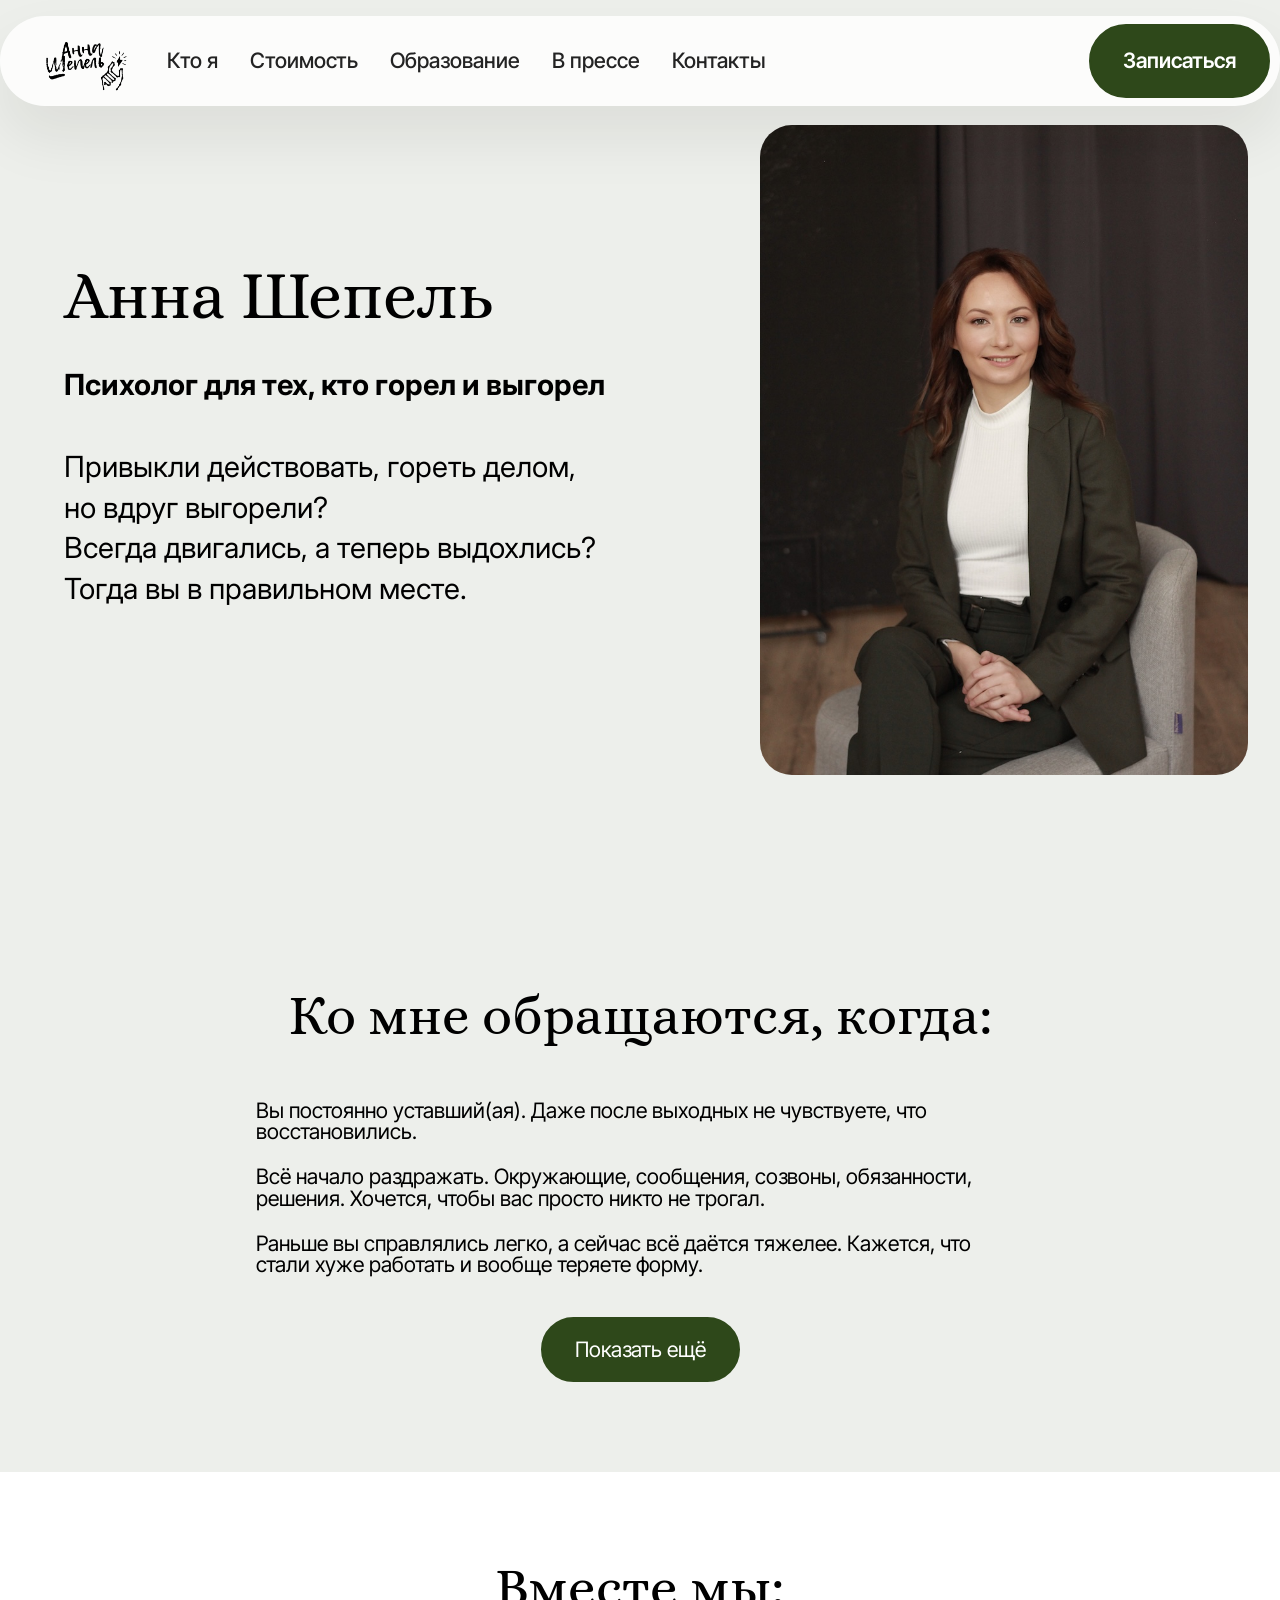
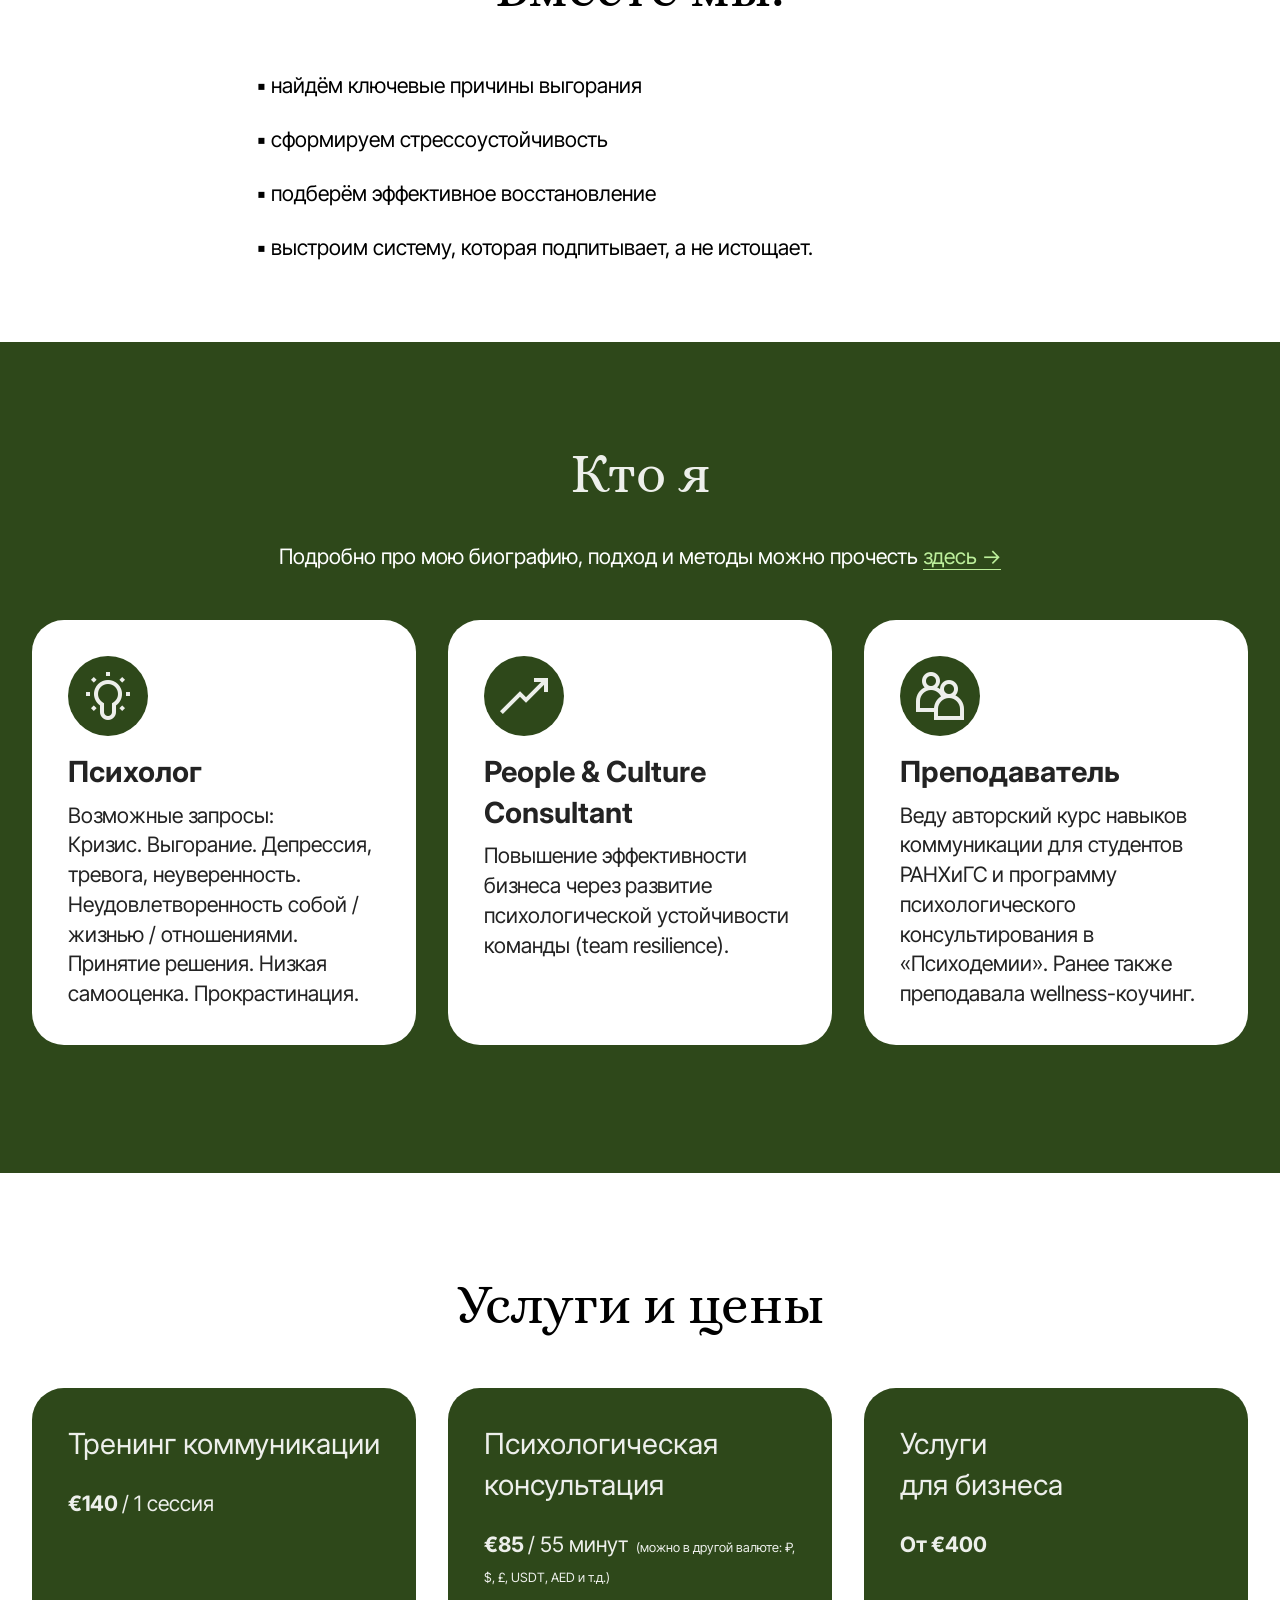
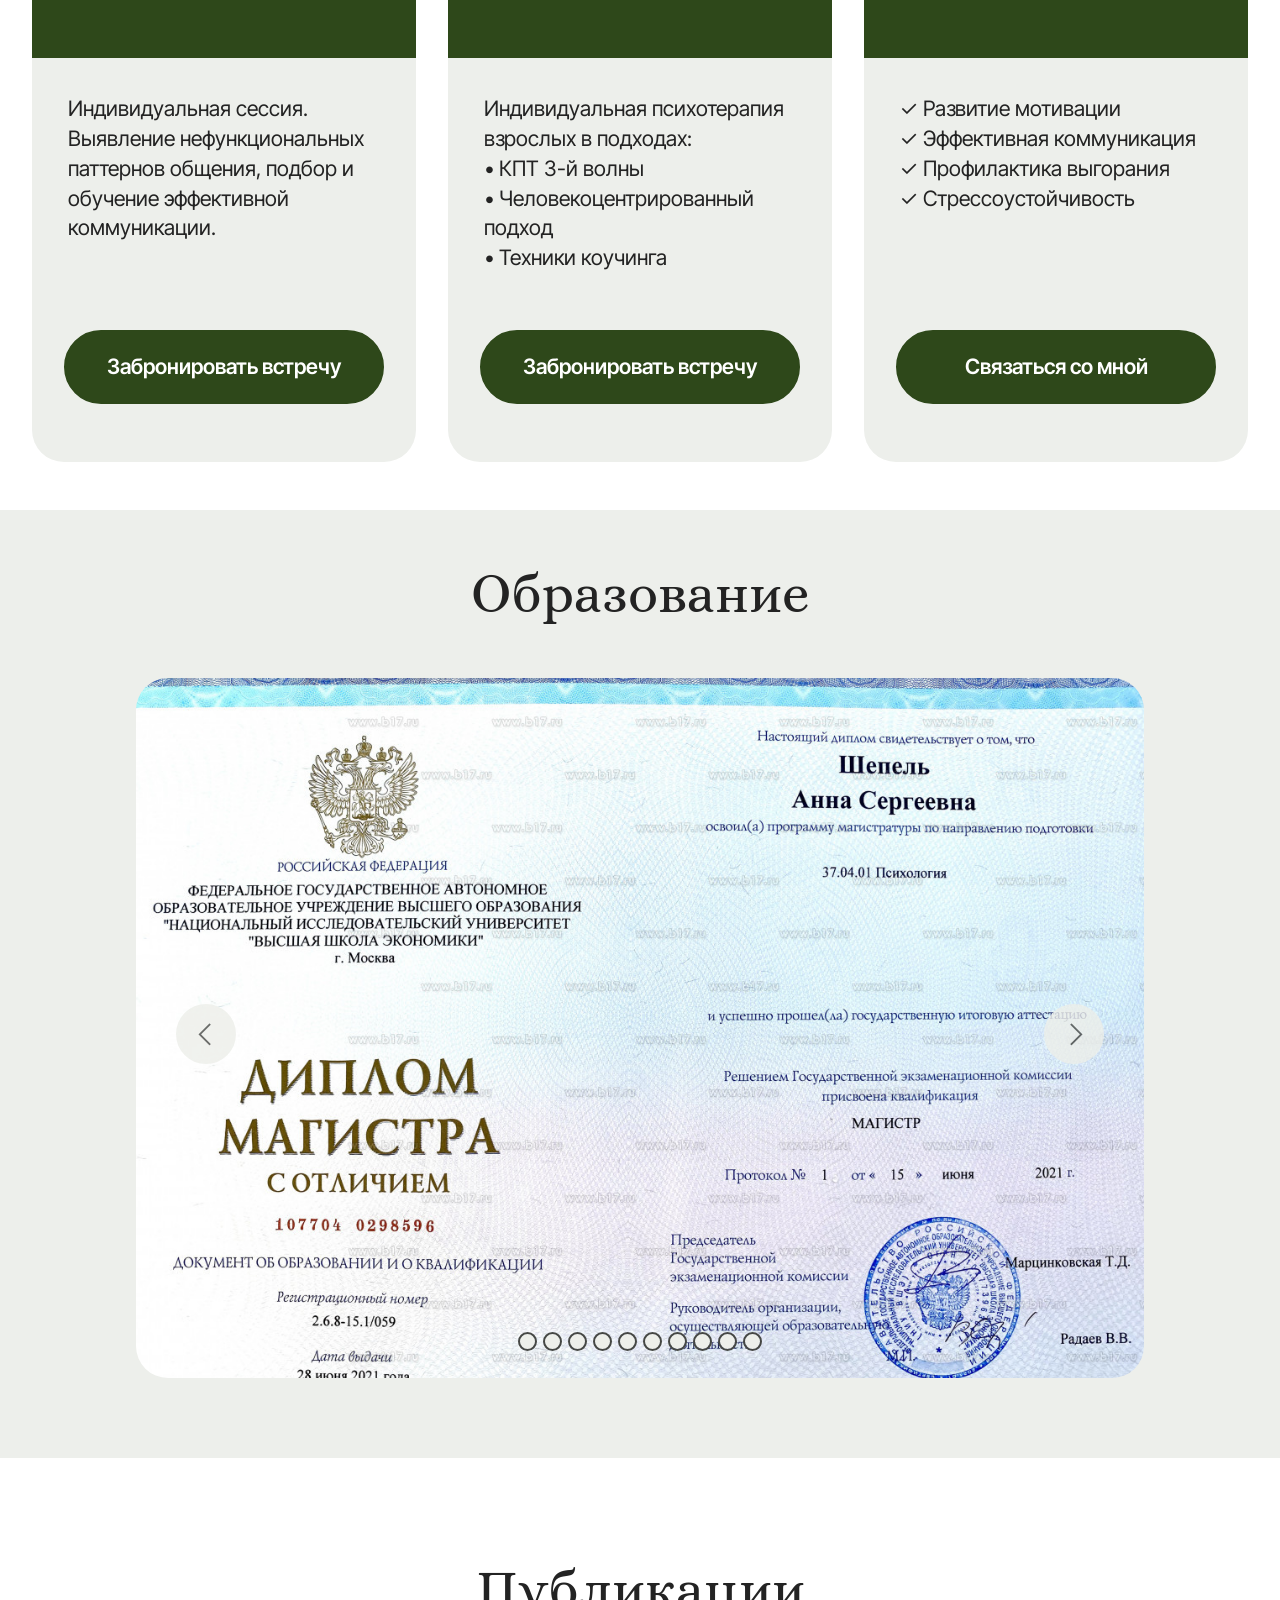
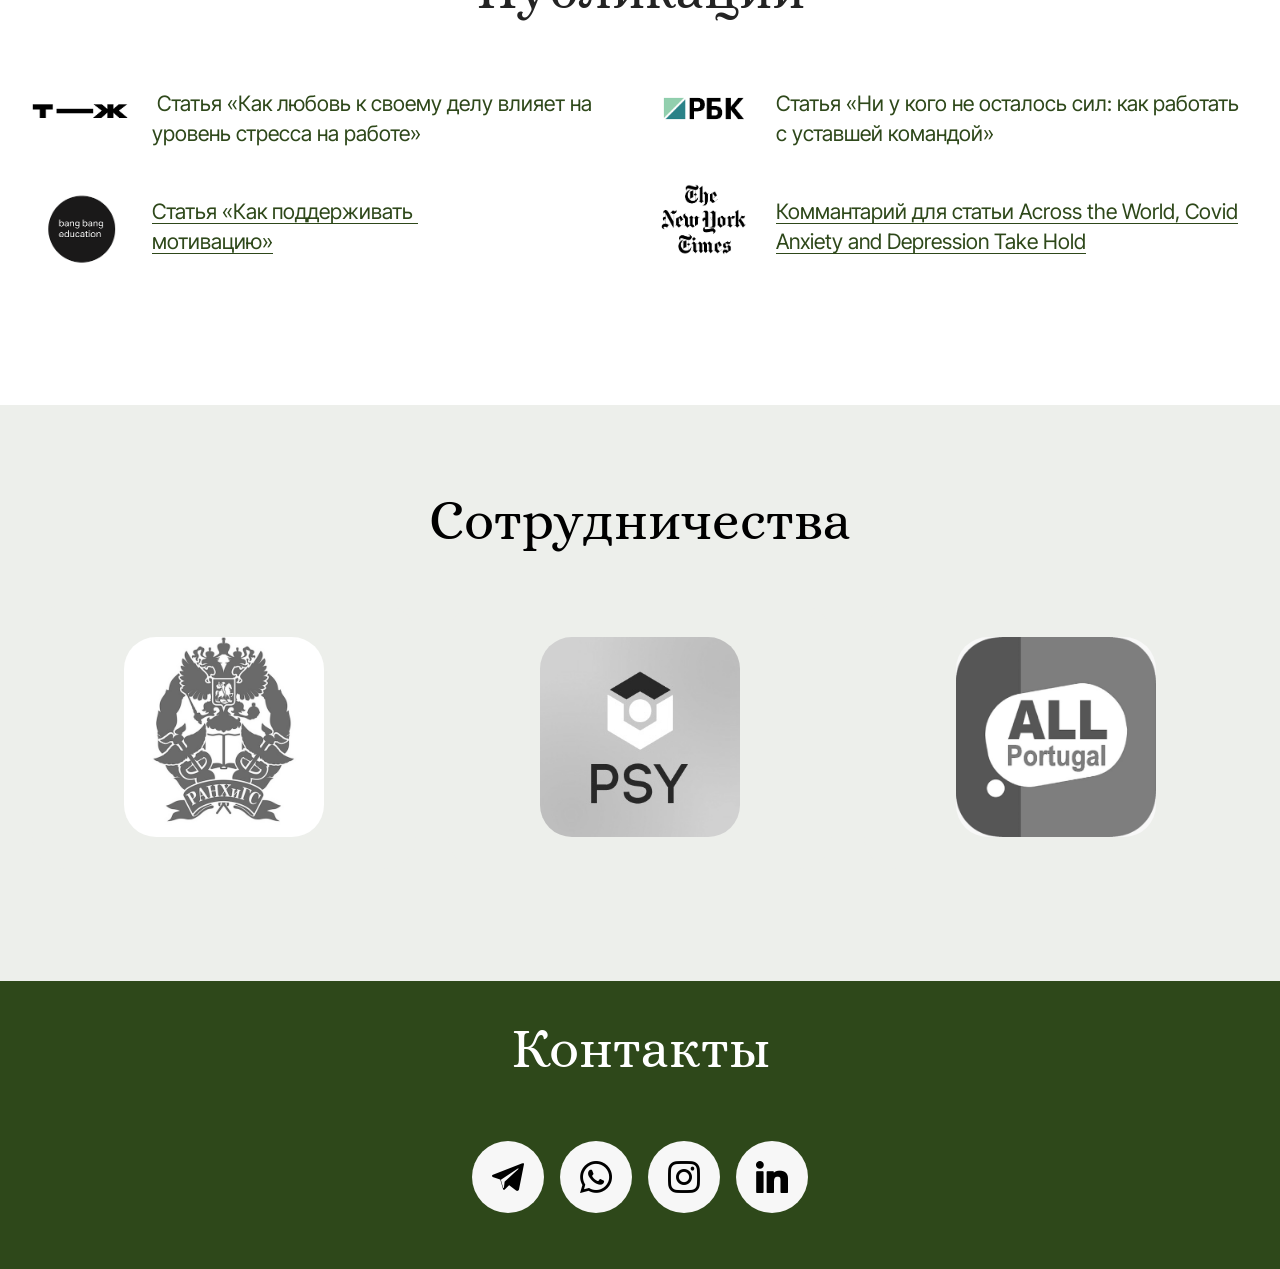
<file: index.html>
<!DOCTYPE html>
<html  >
<head>
  <!-- Site made with Mobirise Website Builder v6.0.1, https://mobirise.com -->
  <meta charset="UTF-8">
  <meta http-equiv="X-UA-Compatible" content="IE=edge">
  <meta name="generator" content="Mobirise v6.0.1, mobirise.com">
  <meta name="viewport" content="width=device-width, initial-scale=1, minimum-scale=1">
  <link rel="shortcut icon" href="assets/images/logo-165x115.png" type="image/x-icon">
  <meta name="description" content="Анна Шепель • Психолог, преподаватель и коммуникатор">
  <link rel="canonical" href="https://anna-shepel.com/">
  
  
  <title>Анна Шепель • Психолог, People & Culture консультант, коуч по коммуникации</title>
  <link rel="stylesheet" href="assets/web/assets/mobirise-icons2/mobirise2.css">
  <link rel="stylesheet" href="assets/bootstrap/css/bootstrap.min.css">
  <link rel="stylesheet" href="assets/bootstrap/css/bootstrap-grid.min.css">
  <link rel="stylesheet" href="assets/bootstrap/css/bootstrap-reboot.min.css">
  <link rel="stylesheet" href="assets/animatecss/animate.css">
  <link rel="stylesheet" href="assets/dropdown/css/style.css">
  <link rel="stylesheet" href="assets/socicon/css/styles.css">
  <link rel="stylesheet" href="assets/theme/css/style.css">
  <link rel="preload" href="https://fonts.googleapis.com/css?family=Alice:400&display=swap" as="style" onload="this.onload=null;this.rel='stylesheet'">
  <noscript><link rel="stylesheet" href="https://fonts.googleapis.com/css?family=Alice:400&display=swap"></noscript>
  <link rel="preload" href="https://fonts.googleapis.com/css?family=Inter:100,200,300,400,500,600,700,800,900,100i,200i,300i,400i,500i,600i,700i,800i,900i&display=swap" as="style" onload="this.onload=null;this.rel='stylesheet'">
  <noscript><link rel="stylesheet" href="https://fonts.googleapis.com/css?family=Inter:100,200,300,400,500,600,700,800,900,100i,200i,300i,400i,500i,600i,700i,800i,900i&display=swap"></noscript>
  <link rel="preload" href="https://fonts.googleapis.com/css?family=Inter+Tight:100,200,300,400,500,600,700,800,900,100i,200i,300i,400i,500i,600i,700i,800i,900i&display=swap" as="style" onload="this.onload=null;this.rel='stylesheet'">
  <noscript><link rel="stylesheet" href="https://fonts.googleapis.com/css?family=Inter+Tight:100,200,300,400,500,600,700,800,900,100i,200i,300i,400i,500i,600i,700i,800i,900i&display=swap"></noscript>
  <link rel="preload" as="style" href="assets/mobirise/css/mbr-additional.css?v=qyYB9t"><link rel="stylesheet" href="assets/mobirise/css/mbr-additional.css?v=qyYB9t" type="text/css">
</head>
<body>
  
  <section data-bs-version="5.1" class="menu menu1 cid-uTisxZe4zV" once="menu" id="menu01-g">
	

	<nav class="navbar navbar-dropdown navbar-fixed-top navbar-expand-lg">
		<div class="container">
			<div class="navbar-brand">
				<span class="navbar-logo">
					<a href="https://anna-shepel.com">
						<img src="assets/images/logo-165x115.png" alt="Анна Шепель" style="height: 3.7rem;">
					</a>
				</span>
				
			</div>
			<button class="navbar-toggler" type="button" data-toggle="collapse" data-bs-toggle="collapse" data-target="#navbarSupportedContent" data-bs-target="#navbarSupportedContent" aria-controls="navbarNavAltMarkup" aria-expanded="false" aria-label="Toggle navigation">
				<div class="hamburger">
					<span></span>
					<span></span>
					<span></span>
					<span></span>
				</div>
			</button>
			<div class="collapse navbar-collapse" id="navbarSupportedContent">
				<ul class="navbar-nav nav-dropdown" data-app-modern-menu="true"><li class="nav-item">
						<a class="nav-link link text-black text-primary display-4" href="index.html#features05-2">Кто я</a>
					</li>
										<li class="nav-item">
						<a class="nav-link link text-black text-primary display-4" href="index.html#pricing03-3">Стоимость</a>
					</li><li class="nav-item"><a class="nav-link link text-black text-primary display-4" href="index.html#article11-m">Образование</a></li><li class="nav-item"><a class="nav-link link text-black text-primary display-4" href="index.html#social05-9">В прессе</a></li><li class="nav-item"><a class="nav-link link text-black text-primary display-4" href="index.html#social05-9">Контакты</a></li></ul>
				
				<div class="navbar-buttons mbr-section-btn"><a class="btn btn-primary display-4" href="https://calendar.app.google/qkL5zryHG7LSdLWS9">Записаться</a></div>
			</div>
		</div>
	</nav>
</section>

<section data-bs-version="5.1" class="header1 cid-uTihtLKW8m mbr-fullscreen" id="header01-a">
	

	
	

	<div class="container">
		<div class="row justify-content-center">
			<div class="col-12 col-md-12 col-lg-5 image-wrapper">
				<img class="w-100" src="assets/images/img-3957.jpg" alt="Mobirise Website Builder">
			</div>
			<div class="col-12 col-lg col-md-12">
				<div class="text-wrapper align-left">
					<h1 class="mbr-section-title mbr-fonts-style mb-4 display-1">
						Анна Шепель<br></h1>
					<p class="mbr-text mbr-fonts-style mb-4 display-5"><strong>Психолог для тех, кто горел и выгорел</strong><br><br>Привыкли действовать, гореть делом,<br>но вдруг выгорели?<br>Всегда двигались, а теперь выдохлись?<br>Тогда вы в правильном месте.<br></p>
					
				</div>
			</div>
		</div>
	</div>
</section>

<section data-bs-version="5.1" class="homepage-positioning" id="homepage-concerns" aria-labelledby="homepage-concerns-title">
  <div class="container">
    <div class="row justify-content-center">
      <div class="col-12 content-head">
        <h2 class="mbr-section-title mbr-fonts-style align-center mb-5 display-2" id="homepage-concerns-title">Ко мне обращаются, когда:</h2>
        <div class="mbr-text mbr-fonts-style display-7">
          <p>Вы постоянно уставший(ая). Даже после выходных не чувствуете, что восстановились.</p>
          <p>Всё начало раздражать. Окружающие, сообщения, созвоны, обязанности, решения. Хочется, чтобы вас просто никто не трогал.</p>
          <p>Раньше вы справлялись легко, а сейчас всё даётся тяжелее. Кажется, что стали хуже работать и вообще теряете форму.</p>
          <div class="collapse" id="homepage-concerns-more">
            <p>Всё сложнее себя мотивировать даже на привычные задачи.</p>
            <p>От постоянной работы с ИИ и потока информации мозг просто кипит.</p>
            <p>Вы ничего не успеваете и боитесь что-то упустить.</p>
            <p>Всё время напряжены, голова не выключается даже после работы.</p>
            <p>Рабочее общение отнимает слишком много сил.</p>
            <p>Много стресса, он сказывается на продуктивности.</p>
            <p>Вы по-прежнему всё успеваете, но внутри пусто.</p>
          </div>
        </div>
        <div class="mbr-section-btn align-center mt-4">
          <button class="btn btn-primary display-4 collapsed" type="button" data-bs-toggle="collapse" data-bs-target="#homepage-concerns-more" aria-expanded="false" aria-controls="homepage-concerns-more">
            <span class="concerns-show">Показать ещё</span><span class="concerns-hide">Свернуть</span>
          </button>
        </div>
      </div>
    </div>
  </div>
</section>

<section data-bs-version="5.1" class="homepage-positioning homepage-together" id="homepage-together" aria-labelledby="homepage-together-title">
  <div class="container">
    <div class="row justify-content-center">
      <div class="col-12 content-head">
        <h2 class="mbr-section-title mbr-fonts-style align-center mb-5 display-2" id="homepage-together-title">Вместе мы:</h2>
        <ul class="mbr-text mbr-fonts-style list-unstyled mb-0 display-7">
          <li>▪️ найдём ключевые причины выгорания</li>
          <li>▪️ сформируем стрессоустойчивость</li>
          <li>▪️ подберём эффективное восстановление</li>
          <li>▪️ выстроим систему, которая подпитывает, а не истощает.</li>
        </ul>
      </div>
    </div>
  </div>
</section>

<section data-bs-version="5.1" class="features5 cid-uTicA2lNH4" id="features05-2">
  

  
  
  <div class="container">
    <div class="row mb-5 justify-content-center">
      <div class="col-12 content-head">
        <h3 class="mbr-section-title mbr-fonts-style align-center mb-0 display-2">Кто я</h3>
        <h5 class="mbr-section-subtitle mbr-fonts-style align-center mb-0 mt-4 display-7">Подробно про мою биографию, подход и методы можно прочесть <a href="about.html#article22-2g" class="text-warning">здесь →</a></h5>
      </div>
    </div>
    <div class="row">
      <div class="item features-without-image col-12 col-md-6 col-lg-4 item-mb">
        <div class="item-wrapper">
          <div class="card-box align-left">
            <div class="iconfont-wrapper">
              <span class="mbr-iconfont mobi-mbri-idea mobi-mbri"></span>
            </div>
            <h5 class="card-title mbr-fonts-style display-5"><strong>Психолог</strong></h5>
            <p class="card-text mbr-fonts-style display-7">
              Возможные запросы:<br>Кризис. Выгорание. Депрессия, тревога, неуверенность. Неудовлетворенность собой / жизнью / отношениями. Принятие решения. Низкая самооценка. Прокрастинация.<br></p>

            
          </div>
        </div>
      </div>
      <div class="item features-without-image col-12 col-md-6 col-lg-4 item-mb">
        <div class="item-wrapper">
          <div class="card-box align-left">
            <div class="iconfont-wrapper">
              <span class="mbr-iconfont mobi-mbri-growing-chart mobi-mbri"></span>
            </div>
            <h5 class="card-title mbr-fonts-style display-5"><strong>
              People & Culture Consultant</strong></h5>
            <p class="card-text mbr-fonts-style display-7">Повышение эффективности бизнеса через развитие психологической устойчивости команды (team resilience).</p>

            
          </div>
        </div>
      </div>
      <div class="item features-without-image col-12 col-md-6 col-lg-4 item-mb">
        <div class="item-wrapper">
          <div class="card-box align-left">
            <div class="iconfont-wrapper">
              <span class="mbr-iconfont mobi-mbri-users mobi-mbri"></span>
            </div>
            <h5 class="card-title mbr-fonts-style display-5"><strong>
              Преподаватель</strong></h5>
            <p class="card-text mbr-fonts-style display-7">Веду авторский курс навыков коммуникации для студентов РАНХиГС и программу психологического консультирования в «Психодемии». Ранее также преподавала wellness-коучинг.</p>

            
          </div>
        </div>
      </div>
    </div>
  </div>
</section>


  <section data-bs-version="5.1" class="pricing03 cid-uTie33rUPl" id="pricing03-3">
  <div class="container">
    <div class="row justify-content-center">
      <div class="col-12 content-head">
        <div class="mbr-section-head mb-5">
          <h4 class="mbr-section-title mbr-fonts-style align-center mb-0 display-2">
            Услуги и цены</h4>
          
        </div>
      </div>
    </div>
    <div class="row">
      <div class="item features-without-image col-12 col-md-6 col-lg-4 item-mb active">
        <div class="item-wrapper">
          <div class="item-head" style="min-height: 270px;">
            <h5 class="item-title mbr-fonts-style mb-0 display-5">Тренинг коммуникации</h5><br>
            <h6 class="item-subtitle mbr-fonts-style mt-0 mb-0 display-7"><strong>€140&nbsp;</strong>/ 1 сессия&nbsp;</strong></h6>
          </div>
          <div class="item-content">
            <p class="mbr-text mbr-fonts-style display-7">Индивидуальная сессия. Выявление нефункциональных паттернов общения, подбор и обучение эффективной коммуникации.</p>
            
            
          </div>
          <div class="mbr-section-btn item-footer"><a href="https://calendar.app.google/qkL5zryHG7LSdLWS9" class="btn item-btn btn-primary display-7" target="_blank">Забронировать встречу</a></div>
        </div>
      </div>
      <div class="item features-without-image col-12 col-md-6 col-lg-4 item-mb">
        <div class="item-wrapper">
          <div class="item-head" style="min-height: 270px;">
            <h5 class="item-title mbr-fonts-style mb-0 display-5">
              Психологическая консультация</h5><br>
            <h6 class="item-subtitle mbr-fonts-style mb-0 display-7">
              <strong>€85&nbsp;</strong>/ 55 минут&nbsp;<span style="font-size: 0.8rem;"> (можно в другой валюте: ₽, $, £, USDT, AED и т.д.) </span></h6>
          </div>
          <div class="item-content">
            <p class="mbr-text mbr-fonts-style display-7">
              Индивидуальная психотерапия взрослых&nbsp;в подходах:<br>• КПТ 3-й волны<br>• Человекоцентрированный подход <br>• Техники коучинга</p>
            
            
          </div>
          <div class="mbr-section-btn item-footer"><a href="https://calendar.app.google/qkL5zryHG7LSdLWS9" class="btn item-btn btn-primary display-7" target="_blank">Забронировать встречу</a></div>
        </div>
      </div>
      <div class="item features-without-image col-12 col-md-6 col-lg-4 item-mb">
        <div class="item-wrapper">
          <div class="item-head" style="min-height: 270px;">
            <h5 class="item-title mbr-fonts-style mb-0 display-5">
              Услуги<br>для бизнеса</h5><br>
            <h6 class="item-subtitle mbr-fonts-style mt-0 mb-0 display-7"><strong>От €400&nbsp;</strong></h6>
          </div>
          <div class="item-content">
           <p class="mbr-text mbr-fonts-style display-7">✓ Развитие мотивации<br>✓ Эффективная коммуникация<br>✓ Профилактика выгорания<br>✓ Стрессоустойчивость</p>                        
          </div>
          <div class="mbr-section-btn item-footer"><a href="index.html#social05-9" class="btn item-btn btn-primary display-7">Связаться со мной</a></div>
        </div>
      </div>
    </div>
  </div>
</section>

<section data-bs-version="5.1" class="article11 cid-uTiAd1E0nm" id="article11-m">
    

    
    
    <div class="container">
        <div class="row justify-content-center">
            <div class="title col-md-12 col-lg-10">
                <h3 class="mbr-section-title mbr-fonts-style align-center mt-0 mb-0 display-2">
                Образование</h3>
                
                
            </div>
        </div>
    </div>
</section>

<section data-bs-version="5.1" class="slider05 cid-uTimoHZ1ew" id="slider05-e">
    

    <div class="container">
        <div class="row justify-content-center">
            <div class="col-12 col-md-10">
                <div class="carousel slide" id="uUg4MdFdQY" data-interval="5000" data-bs-interval="5000">
                    <ol class="carousel-indicators">
                        <li data-slide-to="0" data-bs-slide-to="0" class="active" data-target="#uUg4MdFdQY" data-bs-target="#uUg4MdFdQY"></li><li data-slide-to="1" data-bs-slide-to="1" class="" data-target="#uUg4MdFdQY" data-bs-target="#uUg4MdFdQY"></li><li data-slide-to="2" data-bs-slide-to="2" class="" data-target="#uUg4MdFdQY" data-bs-target="#uUg4MdFdQY"></li><li data-slide-to="3" data-bs-slide-to="3" class="" data-target="#uUg4MdFdQY" data-bs-target="#uUg4MdFdQY"></li><li data-slide-to="4" data-bs-slide-to="4" class="" data-target="#uUg4MdFdQY" data-bs-target="#uUg4MdFdQY"></li><li data-slide-to="5" data-bs-slide-to="5" class="" data-target="#uUg4MdFdQY" data-bs-target="#uUg4MdFdQY"></li><li data-slide-to="6" data-bs-slide-to="6" class="" data-target="#uUg4MdFdQY" data-bs-target="#uUg4MdFdQY"></li><li data-slide-to="7" data-bs-slide-to="7" class="" data-target="#uUg4MdFdQY" data-bs-target="#uUg4MdFdQY"></li><li data-slide-to="8" data-bs-slide-to="8" class="" data-target="#uUg4MdFdQY" data-bs-target="#uUg4MdFdQY"></li><li data-slide-to="9" data-bs-slide-to="9" class="" data-target="#uUg4MdFdQY" data-bs-target="#uUg4MdFdQY"></li>
                        
                        
                    </ol>
                    <div class="carousel-inner">
                        
                        
                        <div class="carousel-item slider-image item active">
                            <div class="item-wrapper">
                                
                                <img class="d-block w-100" src="assets/images/vuz-100313-56a447.jpg" alt="Mobirise Website Builder" data-slide-to="0" data-bs-slide-to="0">
                            </div>
                        </div><div class="carousel-item slider-image item">
                            <div class="item-wrapper">
                                
                                <img class="d-block w-100" src="assets/images/vuz-sert-283054.jpg" alt="Mobirise Website Builder" data-slide-to="1" data-bs-slide-to="1">
                            </div>
                        </div><div class="carousel-item slider-image item">
                            <div class="item-wrapper">
                                
                                <img class="d-block w-100" src="assets/images/vuz-sert-283055.jpg" alt="Mobirise Website Builder" data-slide-to="2" data-bs-slide-to="2">
                            </div>
                        </div><div class="carousel-item slider-image item">
                            <div class="item-wrapper">
                                
                                <img class="d-block w-100" src="assets/images/vuz-sert-298298.jpg" alt="Mobirise Website Builder" data-slide-to="3" data-bs-slide-to="3">
                            </div>
                        </div><div class="carousel-item slider-image item">
                            <div class="item-wrapper">
                                
                                <img class="d-block w-100" src="assets/images/vuz-sert-298299.jpg" alt="Mobirise Website Builder" data-slide-to="4" data-bs-slide-to="4">
                            </div>
                        </div><div class="carousel-item slider-image item">
                            <div class="item-wrapper">
                                
                                <img class="d-block w-100" src="assets/images/vuz-sert-346226.jpg" alt="Mobirise Website Builder" data-slide-to="5" data-bs-slide-to="5">
                            </div>
                        </div><div class="carousel-item slider-image item">
                            <div class="item-wrapper">
                                
                                <img class="d-block w-100" src="assets/images/vuz-sert-283056.jpg" alt="Mobirise Website Builder" data-slide-to="6" data-bs-slide-to="6">
                            </div>
                        </div><div class="carousel-item slider-image item">
                            <div class="item-wrapper">
                                
                                <img class="d-block w-100" src="assets/images/vuz-sert-283057.jpg" alt="Mobirise Website Builder" data-slide-to="7" data-bs-slide-to="7">
                            </div>
                        </div><div class="carousel-item slider-image item">
                            <div class="item-wrapper">
                                
                                <img class="d-block w-100" src="assets/images/vuz-sert-283058.jpg" alt="Mobirise Website Builder" data-slide-to="8" data-bs-slide-to="8">
                        </div></div>
							<div class="carousel-item slider-image item">
    <div class="item-wrapper">
        <img class="d-block w-100"
             src="assets/images/1733081584900.jpg"
             alt="Диплом"
             data-slide-to="9"
             data-bs-slide-to="9">
    </div>
	</div>
                     
                    </div>
                    <a class="carousel-control carousel-control-prev" role="button" data-slide="prev" data-bs-slide="prev" href="#uUg4MdFdQY">
                        <span class="mobi-mbri mobi-mbri-arrow-prev" aria-hidden="true"></span>
                        <span class="sr-only visually-hidden">Previous</span>
                    </a>
                    <a class="carousel-control carousel-control-next" role="button" data-slide="next" data-bs-slide="next" href="#uUg4MdFdQY">
                        <span class="mobi-mbri mobi-mbri-arrow-next" aria-hidden="true"></span>
                        <span class="sr-only visually-hidden">Next</span>
                    </a>
                </div>
            </div>
        </div>
    </div>
</section>

<section data-bs-version="5.1" class="features15 cid-uTo04vaxDd" id="features015-t">
	

	
	
	<div class="container">
		<div class="row justify-content-center">
			<div class="col-12 content-head">
				<div class="mbr-section-head mb-5">
					<h4 class="mbr-section-title mbr-fonts-style align-center mb-0 display-2">Публикации</h4>
					
				</div>
			</div>
		</div>
		<div class="row">
			<div class="item features-without-image col-12 col-lg-6 active">
				<div class="item-wrapper">
					<div class="img-wrapper">
						<a href="https://t-j.ru/stress-na-rabote-stat/"><img src="assets/images/download-2.png" alt="Mobirise Website Builder"></a>
					</div>
					<div class="card-box">
						
						<h5 class="card-text mbr-fonts-style mt-3 display-7">
							<div><a href="https://t-j.ru/stress-na-rabote-stat/" class="text-primary">&nbsp;Статья «Как любовь к своему делу влияет на уровень стресса на работе»</a></div>
						</h5>
					</div>
				</div>
			</div>
			<div class="item features-without-image col-12 col-lg-6">
				<div class="item-wrapper">
					<div class="img-wrapper">
						<a href="https://pro.rbc.ru/demo/649587359a79475dfbf3402f"><img src="assets/images/images.png" alt="Mobirise Website Builder" data-slide-to="1" data-bs-slide-to="1"></a>
					</div>
					<div class="card-box">
						
						<h5 class="card-text mbr-fonts-style mt-3 display-7"><a href="https://pro.rbc.ru/demo/649587359a79475dfbf3402f" class="text-primary">Статья «Ни у кого не осталось сил: как работать с уставшей командой»</a></h5>
					</div>
				</div>
			</div>
			<div class="item features-without-image col-12 col-lg-6">
				<div class="item-wrapper">
					<div class="img-wrapper">
						<a href="https://bangbangeducation.ru/point/illiustratsiia/kak-poddierzhivat-motivatsiiu/"><img src="assets/images/download-6.png" alt="Mobirise Website Builder" data-bs-slide-to="2" data-slide-to="2"></a>
					</div>
					<div class="card-box">
						
						<h5 class="card-text mbr-fonts-style mt-3 display-7"><a href="https://bangbangeducation.ru/point/illiustratsiia/kak-poddierzhivat-motivatsiiu/" class="text-primary">Статья «Как поддерживать&nbsp;</a><br><a href="https://bangbangeducation.ru/point/illiustratsiia/kak-poddierzhivat-motivatsiiu/" class="text-primary">мотивацию»</a></h5>
					</div>
				</div>
			</div>
			<div class="item features-without-image col-12 col-lg-6">
				<div class="item-wrapper">
					<div class="img-wrapper">
						<a href="https://www.nytimes.com/2021/12/13/world/europe/covid-anxiety-depression-omicron.html"><img src="assets/images/download-5.png" alt="Mobirise Website Builder" data-slide-to="3" data-bs-slide-to="3"></a>
					</div>
					<div class="card-box">
						
						<h5 class="card-text mbr-fonts-style mt-3 display-7"><a href="https://www.nytimes.com/2021/12/13/world/europe/covid-anxiety-depression-omicron.html" class="text-primary">Коммантарий для статьи Across the World, Covid Anxiety and Depression Take Hold</a></h5>
					</div>
				</div>
			</div>
			
			

			
			
			
		</div>
	</div>
</section>

<section data-bs-version="5.1" class="clients3 cid-uTiAaokkmz" id="clients03-l">
  

  
  
  <div class="container">
    <div class="row justify-content-center">
      <div class="col-12 content-head">
        <div class="mb-5">
          <h5 class="mbr-section-title mbr-fonts-style mb-0 display-2">Сотрудничества</h5>
          <div class="col-12">
            
          </div>
        </div>
      </div>
    </div>
    <div class="row">
      <div class="item features-without-image col-12 col-lg-4">
        <div class="item-wrapper">
          <div class="img-wrapper">
            <a href="https://www.ranepa.ru/"><img src="assets/images/foni-papik-pro-vw91-p-kartinki-rankhigs-emblema-na-prozrachnom-f-13.png" alt="Mobirise Website Builder"></a>
          </div>
          <div class="card-box align-center">
            
            
            
            
          </div>
        </div>
      </div>
      <div class="item features-without-image col-12 col-lg-4">
        <div class="item-wrapper">
          <div class="img-wrapper">
            <a href="https://psychodemia.ru/"><img src="assets/images/photo.jpg" alt="Mobirise Website Builder"></a>
          </div>
          <div class="card-box align-center">
            
            
            
            
          </div>
        </div>
      </div>
      <div class="item features-without-image col-12 col-lg-4">
        <div class="item-wrapper">
          <div class="img-wrapper">
            <a href="https://www.instagram.com/all_portugal/"><img src="assets/images/1200x600wa-2.png" alt="Mobirise Website Builder"></a>
          </div>
          <div class="card-box align-center">
            
            
            
            
          </div>
        </div>
      </div>
    </div>
  </div>
</section>

<section data-bs-version="5.1" class="social05 cid-uTifxSDrS1" id="social05-9">
    

    

    <div class="container">
        <div class="row">
            <h3 class="mbr-section-title align-center mb-5 mbr-fonts-style display-2">
                Контакты</h3>
            <div class="col-12">
                <div class="social-row">
                    <div class="soc-item">
                        <a href="https://t.me/Psy_Shepel" target="_blank">
                            <span class="mbr-iconfont socicon-telegram socicon"></span>
                        </a>
                    </div>
                    <div class="soc-item">
                        <a href="https://wa.me/79639616153" target="_blank">
                            <span class="mbr-iconfont socicon-whatsapp socicon"></span>
                        </a>
                    </div>
                    <div class="soc-item">
                        <a href="https://instagram.com/psy.shepel/" target="_blank">
                            <span class="mbr-iconfont socicon-instagram socicon"></span>
                        </a>
                    </div>
                    <div class="soc-item">
                        <a href="https://www.linkedin.com/in/annashe/" target="_blank">
                            <span class="mbr-iconfont socicon-linkedin socicon"></span>
                        </a>
                    </div>
                    
                </div>
            </div>
        </div>
    </div>
</section><script src="assets/bootstrap/js/bootstrap.bundle.min.js"></script>  <script src="assets/smoothscroll/smooth-scroll.js"></script>  <script src="assets/ytplayer/index.js"></script>  <script src="assets/dropdown/js/navbar-dropdown.js"></script>  <script src="assets/theme/js/script.js"></script>  
  
  
  <input name="animation" type="hidden">
  </body>
</html>
</file>
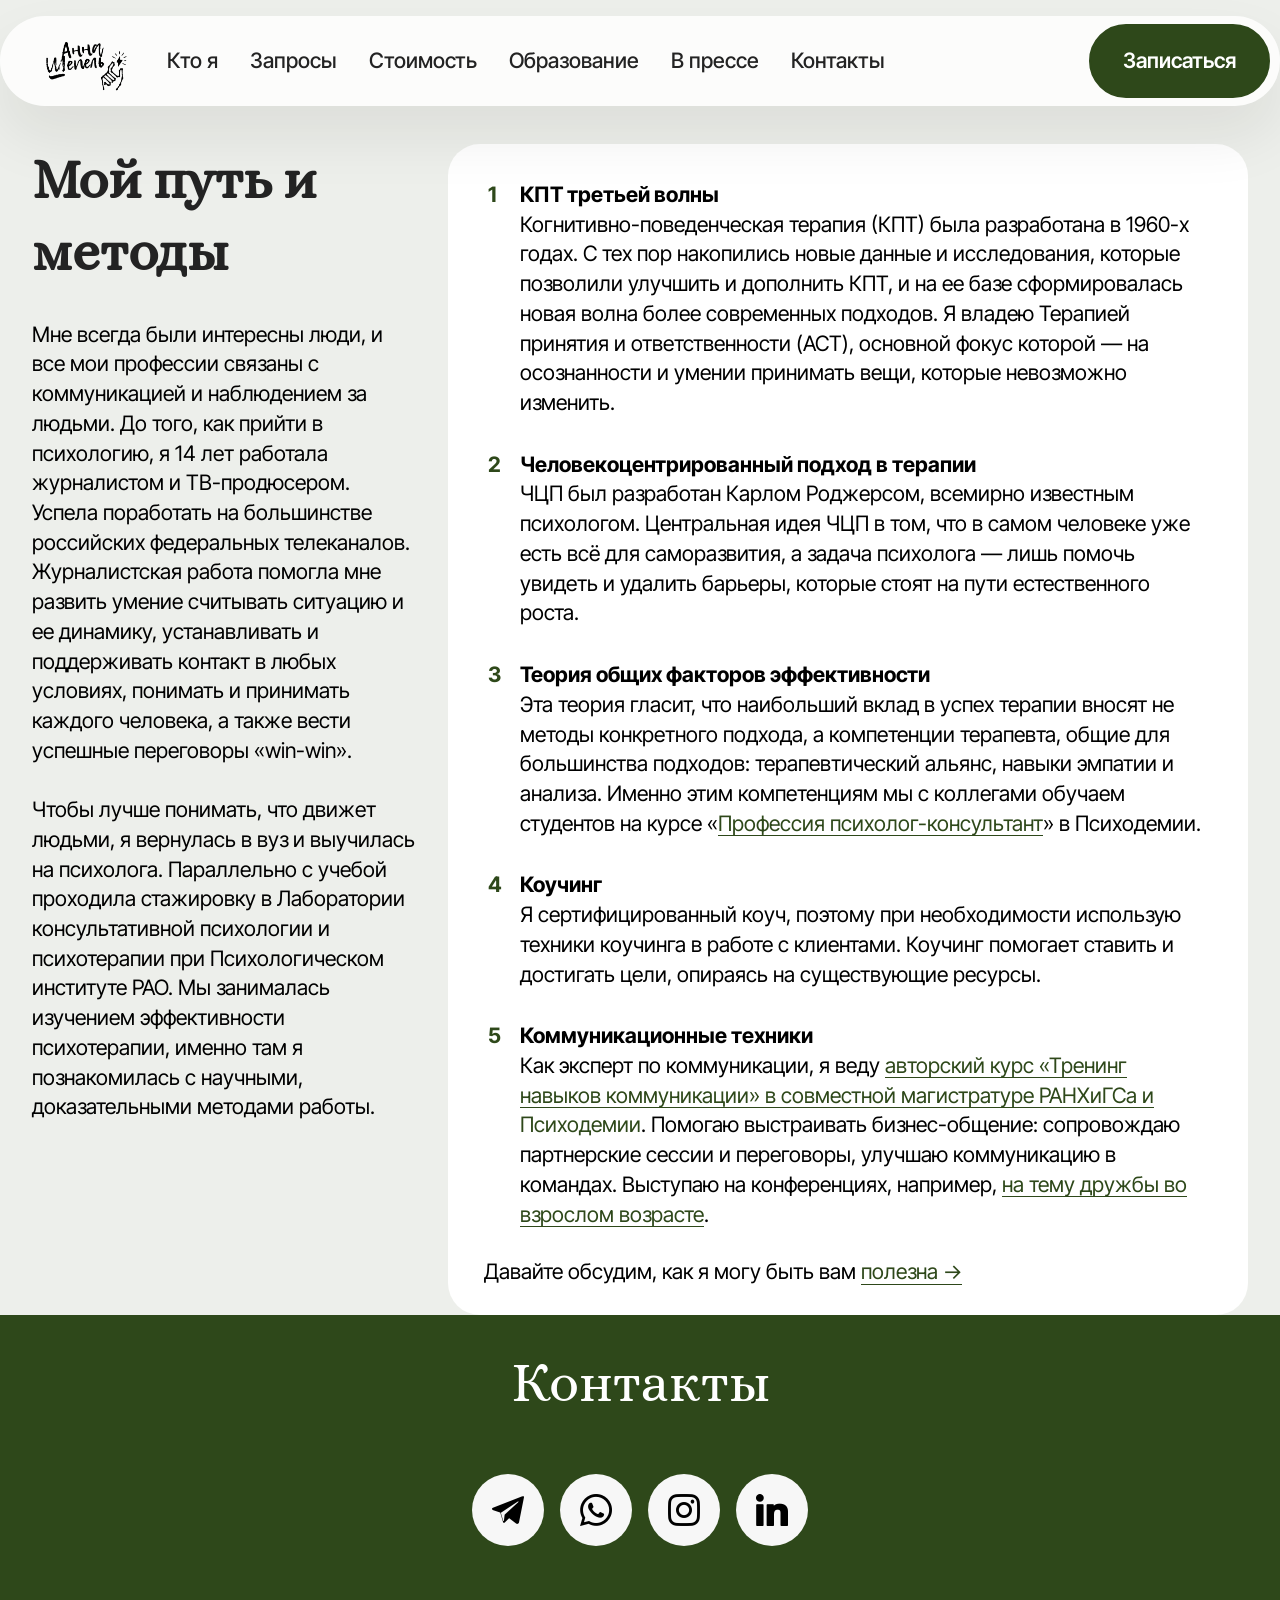
<file: about.html>
<!DOCTYPE html>
<html  >
<head>
  <!-- Site made with Mobirise Website Builder v6.0.1, https://mobirise.com -->
  <meta charset="UTF-8">
  <meta http-equiv="X-UA-Compatible" content="IE=edge">
  <meta name="generator" content="Mobirise v6.0.1, mobirise.com">
  <meta name="viewport" content="width=device-width, initial-scale=1, minimum-scale=1">
  <link rel="shortcut icon" href="assets/images/logo-165x115.png" type="image/x-icon">
  <meta name="description" content="Анна Шепель •  Мой путь и методы">
  <link rel="canonical" href="https://anna-shepel.com/about.html">
  
  
  <title>Анна Шепель •  Мой путь и методы</title>
  <link rel="stylesheet" href="assets/web/assets/mobirise-icons2/mobirise2.css">
  <link rel="stylesheet" href="assets/bootstrap/css/bootstrap.min.css">
  <link rel="stylesheet" href="assets/bootstrap/css/bootstrap-grid.min.css">
  <link rel="stylesheet" href="assets/bootstrap/css/bootstrap-reboot.min.css">
  <link rel="stylesheet" href="assets/animatecss/animate.css">
  <link rel="stylesheet" href="assets/dropdown/css/style.css">
  <link rel="stylesheet" href="assets/socicon/css/styles.css">
  <link rel="stylesheet" href="assets/theme/css/style.css">
  <link rel="preload" href="https://fonts.googleapis.com/css?family=Alice:400&display=swap" as="style" onload="this.onload=null;this.rel='stylesheet'">
  <noscript><link rel="stylesheet" href="https://fonts.googleapis.com/css?family=Alice:400&display=swap"></noscript>
  <link rel="preload" href="https://fonts.googleapis.com/css?family=Inter:100,200,300,400,500,600,700,800,900,100i,200i,300i,400i,500i,600i,700i,800i,900i&display=swap" as="style" onload="this.onload=null;this.rel='stylesheet'">
  <noscript><link rel="stylesheet" href="https://fonts.googleapis.com/css?family=Inter:100,200,300,400,500,600,700,800,900,100i,200i,300i,400i,500i,600i,700i,800i,900i&display=swap"></noscript>
  <link rel="preload" href="https://fonts.googleapis.com/css?family=Inter+Tight:100,200,300,400,500,600,700,800,900,100i,200i,300i,400i,500i,600i,700i,800i,900i&display=swap" as="style" onload="this.onload=null;this.rel='stylesheet'">
  <noscript><link rel="stylesheet" href="https://fonts.googleapis.com/css?family=Inter+Tight:100,200,300,400,500,600,700,800,900,100i,200i,300i,400i,500i,600i,700i,800i,900i&display=swap"></noscript>
  <link rel="preload" as="style" href="assets/mobirise/css/mbr-additional.css?v=iuTMNn"><link rel="stylesheet" href="assets/mobirise/css/mbr-additional.css?v=iuTMNn" type="text/css">
</head>
<body>
  
  <section data-bs-version="5.1" class="menu menu1 cid-uUe649GF2X" once="menu" id="menu01-23">
	

	<nav class="navbar navbar-dropdown navbar-fixed-top navbar-expand-lg">
		<div class="container">
			<div class="navbar-brand">
				<span class="navbar-logo">
					<a href="https://anna-shepel.com">
						<img src="assets/images/logo-165x115.png" alt="Анна Шепель" style="height: 3.7rem;">
					</a>
				</span>
				
			</div>
			<button class="navbar-toggler" type="button" data-toggle="collapse" data-bs-toggle="collapse" data-target="#navbarSupportedContent" data-bs-target="#navbarSupportedContent" aria-controls="navbarNavAltMarkup" aria-expanded="false" aria-label="Toggle navigation">
				<div class="hamburger">
					<span></span>
					<span></span>
					<span></span>
					<span></span>
				</div>
			</button>
			<div class="collapse navbar-collapse" id="navbarSupportedContent">
				<ul class="navbar-nav nav-dropdown" data-app-modern-menu="true"><li class="nav-item">
						<a class="nav-link link text-black text-primary display-4" href="index.html#features05-2">Кто я</a>
					</li>
					<li class="nav-item">
						<a class="nav-link link text-black text-primary display-4" href="index.html#article21-4" aria-expanded="false">Запросы</a>
					</li>
					<li class="nav-item">
						<a class="nav-link link text-black text-primary display-4" href="index.html#pricing03-3">Стоимость</a>
					</li><li class="nav-item"><a class="nav-link link text-black text-primary display-4" href="index.html#article11-m">Образование</a></li><li class="nav-item"><a class="nav-link link text-black text-primary display-4" href="index.html#social05-9">В прессе</a></li><li class="nav-item"><a class="nav-link link text-black text-primary display-4" href="index.html#social05-9">Контакты</a></li></ul>
				
				<div class="navbar-buttons mbr-section-btn"><a class="btn btn-primary display-4" href="https://calendar.app.google/qkL5zryHG7LSdLWS9">Записаться</a></div>
			</div>
		</div>
	</nav>
</section>

<section data-bs-version="5.1" class="article22 cid-uUe9OBioSo" id="article22-2g">
  
  
  
  <div class="container">
    <div class="row justify-content-center">
      <div class="col-lg-4">
        <div class="col-12 col-md-12">
          <h5 class="mbr-section-title mbr-fonts-style mt-0 mb-4 display-2">
            <strong>Мой путь и методы</strong></h5>
<h6 class="mbr-section-subtitle mbr-fonts-style mt-0 mb-4 display-7">Мне всегда были интересны люди, и все мои профессии связаны с коммуникацией и наблюдением за людьми. До того, как прийти в психологию, я 14 лет работала журналистом и ТВ-продюсером. Успела поработать на большинстве российских федеральных телеканалов. Журналистская работа помогла мне развить умение считывать ситуацию и ее динамику, устанавливать и поддерживать контакт в любых условиях, понимать и принимать каждого человека, а также вести успешные переговоры «win-win». <br><br> Чтобы лучше понимать, что движет людьми, я вернулась в вуз и выучилась на психолога. Параллельно с учебой проходила стажировку в Лаборатории консультативной психологии и психотерапии при Психологическом институте РАО. Мы занималась изучением эффективности психотерапии, именно там я познакомилась с научными, доказательными методами работы.&nbsp;</h6>          
        </div>
      </div>

      <div class="col-lg-8 side-features">
        <div class="item-wrapper align-left">
          <div class="counter-container mbr-text mbr-fonts-style display-7">
            <ol>
              <li><strong>КПТ третьей волны<br></strong>Когнитивно-поведенческая терапия (КПТ) была разработана в 1960-х годах. С тех пор накопились новые данные и исследования, которые позволили улучшить и дополнить КПТ, и на ее базе сформировалась новая волна более современных подходов. Я владею Терапией принятия и ответственности (ACT), основной фокус которой — на осознанности и умении принимать вещи, которые невозможно изменить.</li>
              <li><strong>Человекоцентрированный подход в терапии<br></strong>ЧЦП был разработан Карлом Роджерсом, всемирно известным психологом. Центральная идея ЧЦП в том, что в самом человеке уже есть всё для саморазвития, а задача психолога — лишь помочь увидеть и удалить барьеры, которые стоят на пути естественного роста.&nbsp;</li>
              <li><strong>Теория общих факторов эффективности<br></strong>Эта теория гласит, что наибольший вклад в успех терапии вносят не методы конкретного подхода, а компетенции терапевта, общие для большинства подходов: терапевтический альянс, навыки эмпатии и анализа. Именно этим компетенциям мы с коллегами обучаем студентов на курсе «<a href="https://psychodemia.com/masterpsy" class="text-primary">Профессия психолог-консультант</a>» в Психодемии.&nbsp;</li>
              <li><strong>Коучинг<br></strong>Я сертифицированный коуч, поэтому при необходимости использую техники коучинга в работе с клиентами. Коучинг помогает ставить и достигать цели, опираясь на существующие ресурсы.&nbsp;&nbsp;</li>
              <li><strong>Коммуникационные техники<br></strong>Как эксперт по коммуникации, я веду <a href="https://psychodemia.ru/mag_psypersonality" class="text-primary">авторский курс «Тренинг навыков коммуникации» в совместной магистратуре РАНХиГСа и Психодемии</a>. Помогаю выстраивать бизнес-общение: сопровождаю партнерские сессии и переговоры, улучшаю коммуникацию в командах. Выступаю на конференциях, например, <a href="https://www.allcountries.online/event-details/konferentsiya-perezagruzka-okruzheniya" class="text-primary">на тему дружбы во взрослом возрасте</a>.&nbsp;</li></ol><p>Давайте обсудим, как я могу быть вам <a href="index.html#pricing03-3" class="text-primary">полезна →</a></p><ol>
            </ol>
          </div>
        </div>




      </div>
    </div>
  </div>
</section>

<section data-bs-version="5.1" class="social05 cid-uUe64edm8L" id="social05-2c">
    

    

    <div class="container">
        <div class="row">
            <h3 class="mbr-section-title align-center mb-5 mbr-fonts-style display-2">
                Контакты</h3>
            <div class="col-12">
                <div class="social-row">
                    <div class="soc-item">
                        <a href="https://t.me/Psy_Shepel" target="_blank">
                            <span class="mbr-iconfont socicon-telegram socicon"></span>
                        </a>
                    </div>
                    <div class="soc-item">
                        <a href="https://wa.me/79639616153" target="_blank">
                            <span class="mbr-iconfont socicon-whatsapp socicon"></span>
                        </a>
                    </div>
                    <div class="soc-item">
                        <a href="https://instagram.com/psy.shepel/" target="_blank">
                            <span class="mbr-iconfont socicon-instagram socicon"></span>
                        </a>
                    </div>
                    <div class="soc-item">
                        <a href="https://www.linkedin.com/in/anna-sh-psy/" target="_blank">
                            <span class="mbr-iconfont socicon-linkedin socicon"></span>
                        </a>
                    </div>
                    
                </div>
            </div>
        </div>
    </div>
</section> <script src="assets/bootstrap/js/bootstrap.bundle.min.js"></script>  <script src="assets/smoothscroll/smooth-scroll.js"></script>  <script src="assets/ytplayer/index.js"></script>  <script src="assets/dropdown/js/navbar-dropdown.js"></script>  <script src="assets/theme/js/script.js"></script>  
  
  
  <input name="animation" type="hidden">
  </body>
</html>
</file>
<file: assets/web/assets/mobirise-icons2/mobirise2.css>
@font-face {
  font-family: 'Moririse2';
  font-display: swap;
  src:  url('mobirise2.eot?f2bix4');
  src:  url('mobirise2.eot?f2bix4#iefix') format('embedded-opentype'),
    url('mobirise2.ttf?f2bix4') format('truetype'),
    url('mobirise2.woff?f2bix4') format('woff'),
    url('mobirise2.svg?f2bix4#mobirise2') format('svg');
  font-weight: normal;
  font-style: normal;
}

[class^="mobi-"], [class*=" mobi-"] {
  /* use !important to prevent issues with browser extensions that change fonts */
  font-family: 'Moririse2' !important;
  speak: none;
  font-style: normal;
  font-weight: normal;
  font-variant: normal;
  text-transform: none;
  line-height: 1;

  /* Better Font Rendering =========== */
  -webkit-font-smoothing: antialiased;
  -moz-osx-font-smoothing: grayscale;
}

.mobi-mbri-add-submenu:before {
  content: "\e900";
}
.mobi-mbri-alert:before {
  content: "\e901";
}
.mobi-mbri-align-center:before {
  content: "\e902";
}
.mobi-mbri-align-justify:before {
  content: "\e903";
}
.mobi-mbri-align-left:before {
  content: "\e904";
}
.mobi-mbri-align-right:before {
  content: "\e905";
}
.mobi-mbri-android:before {
  content: "\e906";
}
.mobi-mbri-apple:before {
  content: "\e907";
}
.mobi-mbri-arrow-down:before {
  content: "\e908";
}
.mobi-mbri-arrow-next:before {
  content: "\e909";
}
.mobi-mbri-arrow-prev:before {
  content: "\e90a";
}
.mobi-mbri-arrow-up:before {
  content: "\e90b";
}
.mobi-mbri-bold:before {
  content: "\e90c";
}
.mobi-mbri-bookmark:before {
  content: "\e90d";
}
.mobi-mbri-bootstrap:before {
  content: "\e90e";
}
.mobi-mbri-briefcase:before {
  content: "\e90f";
}
.mobi-mbri-browse:before {
  content: "\e910";
}
.mobi-mbri-bulleted-list:before {
  content: "\e911";
}
.mobi-mbri-calendar:before {
  content: "\e912";
}
.mobi-mbri-camera:before {
  content: "\e913";
}
.mobi-mbri-cart-add:before {
  content: "\e914";
}
.mobi-mbri-cart-full:before {
  content: "\e915";
}
.mobi-mbri-cash:before {
  content: "\e916";
}
.mobi-mbri-change-style:before {
  content: "\e917";
}
.mobi-mbri-chat:before {
  content: "\e918";
}
.mobi-mbri-clock:before {
  content: "\e919";
}
.mobi-mbri-close:before {
  content: "\e91a";
}
.mobi-mbri-cloud:before {
  content: "\e91b";
}
.mobi-mbri-code:before {
  content: "\e91c";
}
.mobi-mbri-contact-form:before {
  content: "\e91d";
}
.mobi-mbri-credit-card:before {
  content: "\e91e";
}
.mobi-mbri-cursor-click:before {
  content: "\e91f";
}
.mobi-mbri-cust-feedback:before {
  content: "\e920";
}
.mobi-mbri-database:before {
  content: "\e921";
}
.mobi-mbri-delivery:before {
  content: "\e922";
}
.mobi-mbri-desktop:before {
  content: "\e923";
}
.mobi-mbri-devices:before {
  content: "\e924";
}
.mobi-mbri-down:before {
  content: "\e925";
}
.mobi-mbri-download-2:before {
  content: "\e926";
}
.mobi-mbri-download:before {
  content: "\e927";
}
.mobi-mbri-drag-n-drop-2:before {
  content: "\e928";
}
.mobi-mbri-drag-n-drop:before {
  content: "\e929";
}
.mobi-mbri-edit-2:before {
  content: "\e92a";
}
.mobi-mbri-edit:before {
  content: "\e92b";
}
.mobi-mbri-error:before {
  content: "\e92c";
}
.mobi-mbri-extension:before {
  content: "\e92d";
}
.mobi-mbri-features:before {
  content: "\e92e";
}
.mobi-mbri-file:before {
  content: "\e92f";
}
.mobi-mbri-flag:before {
  content: "\e930";
}
.mobi-mbri-folder:before {
  content: "\e931";
}
.mobi-mbri-gift:before {
  content: "\e932";
}
.mobi-mbri-github:before {
  content: "\e933";
}
.mobi-mbri-globe-2:before {
  content: "\e934";
}
.mobi-mbri-globe:before {
  content: "\e935";
}
.mobi-mbri-growing-chart:before {
  content: "\e936";
}
.mobi-mbri-hearth:before {
  content: "\e937";
}
.mobi-mbri-help:before {
  content: "\e938";
}
.mobi-mbri-home:before {
  content: "\e939";
}
.mobi-mbri-hot-cup:before {
  content: "\e93a";
}
.mobi-mbri-idea:before {
  content: "\e93b";
}
.mobi-mbri-image-gallery:before {
  content: "\e93c";
}
.mobi-mbri-image-slider:before {
  content: "\e93d";
}
.mobi-mbri-info:before {
  content: "\e93e";
}
.mobi-mbri-italic:before {
  content: "\e93f";
}
.mobi-mbri-key:before {
  content: "\e940";
}
.mobi-mbri-laptop:before {
  content: "\e941";
}
.mobi-mbri-layers:before {
  content: "\e942";
}
.mobi-mbri-left-right:before {
  content: "\e943";
}
.mobi-mbri-left:before {
  content: "\e944";
}
.mobi-mbri-letter:before {
  content: "\e945";
}
.mobi-mbri-like:before {
  content: "\e946";
}
.mobi-mbri-link:before {
  content: "\e947";
}
.mobi-mbri-lock:before {
  content: "\e948";
}
.mobi-mbri-login:before {
  content: "\e949";
}
.mobi-mbri-logout:before {
  content: "\e94a";
}
.mobi-mbri-magic-stick:before {
  content: "\e94b";
}
.mobi-mbri-map-pin:before {
  content: "\e94c";
}
.mobi-mbri-menu:before {
  content: "\e94d";
}
.mobi-mbri-mobile-2:before {
  content: "\e94e";
}
.mobi-mbri-mobile-horizontal:before {
  content: "\e94f";
}
.mobi-mbri-mobile:before {
  content: "\e950";
}
.mobi-mbri-mobirise:before {
  content: "\e951";
}
.mobi-mbri-more-horizontal:before {
  content: "\e952";
}
.mobi-mbri-more-vertical:before {
  content: "\e953";
}
.mobi-mbri-music:before {
  content: "\e954";
}
.mobi-mbri-new-file:before {
  content: "\e955";
}
.mobi-mbri-numbered-list:before {
  content: "\e956";
}
.mobi-mbri-opened-folder:before {
  content: "\e957";
}
.mobi-mbri-pages:before {
  content: "\e958";
}
.mobi-mbri-paper-plane:before {
  content: "\e959";
}
.mobi-mbri-paperclip:before {
  content: "\e95a";
}
.mobi-mbri-phone:before {
  content: "\e95b";
}
.mobi-mbri-photo:before {
  content: "\e95c";
}
.mobi-mbri-photos:before {
  content: "\e95d";
}
.mobi-mbri-pin:before {
  content: "\e95e";
}
.mobi-mbri-play:before {
  content: "\e95f";
}
.mobi-mbri-plus:before {
  content: "\e960";
}
.mobi-mbri-preview:before {
  content: "\e961";
}
.mobi-mbri-print:before {
  content: "\e962";
}
.mobi-mbri-protect:before {
  content: "\e963";
}
.mobi-mbri-question:before {
  content: "\e964";
}
.mobi-mbri-quote-left:before {
  content: "\e965";
}
.mobi-mbri-quote-right:before {
  content: "\e966";
}
.mobi-mbri-redo:before {
  content: "\e967";
}
.mobi-mbri-refresh:before {
  content: "\e968";
}
.mobi-mbri-responsive-2:before {
  content: "\e969";
}
.mobi-mbri-responsive:before {
  content: "\e96a";
}
.mobi-mbri-right:before {
  content: "\e96b";
}
.mobi-mbri-rocket:before {
  content: "\e96c";
}
.mobi-mbri-sad-face:before {
  content: "\e96d";
}
.mobi-mbri-sale:before {
  content: "\e96e";
}
.mobi-mbri-save:before {
  content: "\e96f";
}
.mobi-mbri-search:before {
  content: "\e970";
}
.mobi-mbri-setting-2:before {
  content: "\e971";
}
.mobi-mbri-setting-3:before {
  content: "\e972";
}
.mobi-mbri-setting:before {
  content: "\e973";
}
.mobi-mbri-share:before {
  content: "\e974";
}
.mobi-mbri-shopping-bag:before {
  content: "\e975";
}
.mobi-mbri-shopping-basket:before {
  content: "\e976";
}
.mobi-mbri-shopping-cart:before {
  content: "\e977";
}
.mobi-mbri-sites:before {
  content: "\e978";
}
.mobi-mbri-smile-face:before {
  content: "\e979";
}
.mobi-mbri-speed:before {
  content: "\e97a";
}
.mobi-mbri-star:before {
  content: "\e97b";
}
.mobi-mbri-success:before {
  content: "\e97c";
}
.mobi-mbri-sun:before {
  content: "\e97d";
}
.mobi-mbri-sun2:before {
  content: "\e97e";
}
.mobi-mbri-tablet-vertical:before {
  content: "\e97f";
}
.mobi-mbri-tablet:before {
  content: "\e980";
}
.mobi-mbri-target:before {
  content: "\e981";
}
.mobi-mbri-timer:before {
  content: "\e982";
}
.mobi-mbri-to-ftp:before {
  content: "\e983";
}
.mobi-mbri-to-local-drive:before {
  content: "\e984";
}
.mobi-mbri-touch-swipe:before {
  content: "\e985";
}
.mobi-mbri-touch:before {
  content: "\e986";
}
.mobi-mbri-trash:before {
  content: "\e987";
}
.mobi-mbri-underline:before {
  content: "\e988";
}
.mobi-mbri-undo:before {
  content: "\e989";
}
.mobi-mbri-unlink:before {
  content: "\e98a";
}
.mobi-mbri-unlock:before {
  content: "\e98b";
}
.mobi-mbri-up-down:before {
  content: "\e98c";
}
.mobi-mbri-up:before {
  content: "\e98d";
}
.mobi-mbri-update:before {
  content: "\e98e";
}
.mobi-mbri-upload-2:before {
  content: "\e98f";
}
.mobi-mbri-upload:before {
  content: "\e990";
}
.mobi-mbri-user-2:before {
  content: "\e991";
}
.mobi-mbri-user:before {
  content: "\e992";
}
.mobi-mbri-users:before {
  content: "\e993";
}
.mobi-mbri-video-play:before {
  content: "\e994";
}
.mobi-mbri-video:before {
  content: "\e995";
}
.mobi-mbri-watch:before {
  content: "\e996";
}
.mobi-mbri-website-theme-2:before {
  content: "\e997";
}
.mobi-mbri-website-theme:before {
  content: "\e998";
}
.mobi-mbri-wifi:before {
  content: "\e999";
}
.mobi-mbri-windows:before {
  content: "\e99a";
}
.mobi-mbri-zoom-in:before {
  content: "\e99b";
}
.mobi-mbri-zoom-out:before {
  content: "\e99c";
}
</file>
<file: assets/dropdown/css/style.css>
.navbar-dropdown {
  left: 0;
  padding: 0;
  position: absolute;
  right: 0;
  top: 0;
  transition: all 0.45s ease;
  z-index: 1030;
  background: #282828; }
  .navbar-dropdown .navbar-logo {
    margin-right: 0.8rem;
    transition: margin 0.3s ease-in-out;
    vertical-align: middle; }
    .navbar-dropdown .navbar-logo img {
      height: 3.125rem;
      transition: all 0.3s ease-in-out; }
    .navbar-dropdown .navbar-logo.mbr-iconfont {
      font-size: 3.125rem;
      line-height: 3.125rem; }
  .navbar-dropdown .navbar-caption {
    font-weight: 700;
    white-space: normal;
    vertical-align: -4px;
    line-height: 3.125rem !important; }
    .navbar-dropdown .navbar-caption, .navbar-dropdown .navbar-caption:hover {
      color: inherit;
      text-decoration: none; }
  .navbar-dropdown .mbr-iconfont + .navbar-caption {
    vertical-align: -1px; }
  .navbar-dropdown.navbar-fixed-top {
    position: fixed; }
  .navbar-dropdown .navbar-brand span {
    vertical-align: -4px; }
  .navbar-dropdown.bg-color.transparent {
    background: none; }
  .navbar-dropdown.navbar-short .navbar-brand {
    padding: 0.625rem 0; }
    .navbar-dropdown.navbar-short .navbar-brand span {
      vertical-align: -1px; }
  .navbar-dropdown.navbar-short .navbar-caption {
    line-height: 2.375rem !important;
    vertical-align: -2px; }
  .navbar-dropdown.navbar-short .navbar-logo {
    margin-right: 0.5rem; }
    .navbar-dropdown.navbar-short .navbar-logo img {
      height: 2.375rem; }
    .navbar-dropdown.navbar-short .navbar-logo.mbr-iconfont {
      font-size: 2.375rem;
      line-height: 2.375rem; }
  .navbar-dropdown.navbar-short .mbr-table-cell {
    height: 3.625rem; }
  .navbar-dropdown .navbar-close {
    left: 0.6875rem;
    position: fixed;
    top: 0.75rem;
    z-index: 1000; }
  .navbar-dropdown .hamburger-icon {
    content: "";
    display: inline-block;
    vertical-align: middle;
    width: 16px;
    -webkit-box-shadow: 0 -6px 0 1px #282828,0 0 0 1px #282828,0 6px 0 1px #282828;
    -moz-box-shadow: 0 -6px 0 1px #282828,0 0 0 1px #282828,0 6px 0 1px #282828;
    box-shadow: 0 -6px 0 1px #282828,0 0 0 1px #282828,0 6px 0 1px #282828; }

.dropdown-menu .dropdown-toggle[data-toggle="dropdown-submenu"]::after {
  border-bottom: 0.35em solid transparent;
  border-left: 0.35em solid;
  border-right: 0;
  border-top: 0.35em solid transparent;
  margin-left: 0.3rem; }

.dropdown-menu .dropdown-item:focus {
  outline: 0; }

.nav-dropdown {
  font-size: 0.75rem;
  font-weight: 500;
  height: auto !important; }
  .nav-dropdown .nav-btn {
    padding-left: 1rem; }
  .nav-dropdown .link {
    margin: .667em 1.667em;
    font-weight: 500;
    padding: 0;
    transition: color .2s ease-in-out; }
    .nav-dropdown .link.dropdown-toggle {
      margin-right: 2.583em; }
      .nav-dropdown .link.dropdown-toggle::after {
        margin-left: .25rem;
        border-top: 0.35em solid;
        border-right: 0.35em solid transparent;
        border-left: 0.35em solid transparent;
        border-bottom: 0; }
      .nav-dropdown .link.dropdown-toggle[aria-expanded="true"] {
        margin: 0;
        padding: 0.667em 3.263em  0.667em 1.667em; }
  .nav-dropdown .link::after,
  .nav-dropdown .dropdown-item::after {
    color: inherit; }
  .nav-dropdown .btn {
    font-size: 0.75rem;
    font-weight: 700;
    letter-spacing: 0;
    margin-bottom: 0;
    padding-left: 1.25rem;
    padding-right: 1.25rem; }
  .nav-dropdown .dropdown-menu {
    border-radius: 0;
    border: 0;
    left: 0;
    margin: 0;
    padding-bottom: 1.25rem;
    padding-top: 1.25rem;
    position: relative; }
  .nav-dropdown .dropdown-submenu {
    margin-left: 0.125rem;
    top: 0; }
  .nav-dropdown .dropdown-item {
    font-weight: 500;
    line-height: 2;
    padding: 0.3846em 4.615em 0.3846em 1.5385em;
    position: relative;
    transition: color .2s ease-in-out, background-color .2s ease-in-out; }
    .nav-dropdown .dropdown-item::after {
      margin-top: -0.3077em;
      position: absolute;
      right: 1.1538em;
      top: 50%; }
    .nav-dropdown .dropdown-item:focus, .nav-dropdown .dropdown-item:hover {
      background: none; }

@media (max-width: 767px) {
  .nav-dropdown.navbar-toggleable-sm {
    bottom: 0;
    display: none;
    left: 0;
    overflow-x: hidden;
    position: fixed;
    top: 0;
    transform: translateX(-100%);
    -ms-transform: translateX(-100%);
    -webkit-transform: translateX(-100%);
    width: 18.75rem;
    z-index: 999; } }
.nav-dropdown.navbar-toggleable-xl {
  bottom: 0;
  display: none;
  left: 0;
  overflow-x: hidden;
  position: fixed;
  top: 0;
  transform: translateX(-100%);
  -ms-transform: translateX(-100%);
  -webkit-transform: translateX(-100%);
  width: 18.75rem;
  z-index: 999; }

.nav-dropdown-sm {
  display: block !important;
  overflow-x: hidden;
  overflow: auto;
  padding-top: 3.875rem; }
  .nav-dropdown-sm::after {
    content: "";
    display: block;
    height: 3rem;
    width: 100%; }
  .nav-dropdown-sm.collapse.in ~ .navbar-close {
    display: block !important; }
  .nav-dropdown-sm.collapsing, .nav-dropdown-sm.collapse.in {
    transform: translateX(0);
    -ms-transform: translateX(0);
    -webkit-transform: translateX(0);
    transition: all 0.25s ease-out;
    -webkit-transition: all 0.25s ease-out;
    background: #282828; }
  .nav-dropdown-sm.collapsing[aria-expanded="false"] {
    transform: translateX(-100%);
    -ms-transform: translateX(-100%);
    -webkit-transform: translateX(-100%); }
  .nav-dropdown-sm .nav-item {
    display: block;
    margin-left: 0 !important;
    padding-left: 0; }
  .nav-dropdown-sm .link,
  .nav-dropdown-sm .dropdown-item {
    border-top: 1px dotted rgba(255, 255, 255, 0.1);
    font-size: 0.8125rem;
    line-height: 1.6;
    margin: 0 !important;
    padding: 0.875rem 2.4rem 0.875rem 1.5625rem !important;
    position: relative;
    white-space: normal; }
    .nav-dropdown-sm .link:focus, .nav-dropdown-sm .link:hover,
    .nav-dropdown-sm .dropdown-item:focus,
    .nav-dropdown-sm .dropdown-item:hover {
      background: rgba(0, 0, 0, 0.2) !important;
      color: #c0a375; }
  .nav-dropdown-sm .nav-btn {
    position: relative;
    padding: 1.5625rem 1.5625rem 0 1.5625rem; }
    .nav-dropdown-sm .nav-btn::before {
      border-top: 1px dotted rgba(255, 255, 255, 0.1);
      content: "";
      left: 0;
      position: absolute;
      top: 0;
      width: 100%; }
    .nav-dropdown-sm .nav-btn + .nav-btn {
      padding-top: 0.625rem; }
      .nav-dropdown-sm .nav-btn + .nav-btn::before {
        display: none; }
  .nav-dropdown-sm .btn {
    padding: 0.625rem 0; }
  .nav-dropdown-sm .dropdown-toggle[data-toggle="dropdown-submenu"]::after {
    margin-left: .25rem;
    border-top: 0.35em solid;
    border-right: 0.35em solid transparent;
    border-left: 0.35em solid transparent;
    border-bottom: 0; }
  .nav-dropdown-sm .dropdown-toggle[data-toggle="dropdown-submenu"][aria-expanded="true"]::after {
    border-top: 0;
    border-right: 0.35em solid transparent;
    border-left: 0.35em solid transparent;
    border-bottom: 0.35em solid; }
  .nav-dropdown-sm .dropdown-menu {
    margin: 0;
    padding: 0;
    position: relative;
    top: 0;
    left: 0;
    width: 100%;
    border: 0;
    float: none;
    border-radius: 0;
    background: none; }
  .nav-dropdown-sm .dropdown-submenu {
    left: 100%;
    margin-left: 0.125rem;
    margin-top: -1.25rem;
    top: 0; }

.navbar-toggleable-sm .nav-dropdown .dropdown-menu {
  position: absolute; }

.navbar-toggleable-sm .nav-dropdown .dropdown-submenu {
  left: 100%;
  margin-left: 0.125rem;
  margin-top: -1.25rem;
  top: 0; }

.navbar-toggleable-sm.opened .nav-dropdown .dropdown-menu {
  position: relative; }

.navbar-toggleable-sm.opened .nav-dropdown .dropdown-submenu {
  left: 0;
  margin-left: 00rem;
  margin-top: 0rem;
  top: 0; }

.is-builder .nav-dropdown.collapsing {
  transition: none !important; }
</file>
<file: assets/socicon/css/styles.css>
@charset "UTF-8";

@font-face {
  font-family: 'Socicon';
  src:  url('../fonts/socicon.eot');
  src:  url('../fonts/socicon.eot?#iefix') format('embedded-opentype'),
    url('../fonts/socicon.woff2') format('woff2'),
    url('../fonts/socicon.ttf') format('truetype'),
    url('../fonts/socicon.woff') format('woff'),
    url('../fonts/socicon.svg#socicon') format('svg');
  font-weight: normal;
  font-style: normal;
  font-display: swap;
}

[data-icon]:before {
  font-family: "socicon" !important;
  content: attr(data-icon);
  font-style: normal !important;
  font-weight: normal !important;
  font-variant: normal !important;
  text-transform: none !important;
  speak: none;
  line-height: 1;
  -webkit-font-smoothing: antialiased;
  -moz-osx-font-smoothing: grayscale;
}

[class^="socicon-"], [class*=" socicon-"] {
  /* use !important to prevent issues with browser extensions that change fonts */
  font-family: 'Socicon' !important;
  speak: none;
  font-style: normal;
  font-weight: normal;
  font-variant: normal;
  text-transform: none;
  line-height: 1;

  /* Better Font Rendering =========== */
  -webkit-font-smoothing: antialiased;
  -moz-osx-font-smoothing: grayscale;
}

.socicon-500px:before {
  content: "\e000";
}
.socicon-8tracks:before {
  content: "\e001";
}
.socicon-airbnb:before {
  content: "\e002";
}
.socicon-alliance:before {
  content: "\e003";
}
.socicon-amazon:before {
  content: "\e004";
}
.socicon-amplement:before {
  content: "\e005";
}
.socicon-android:before {
  content: "\e006";
}
.socicon-angellist:before {
  content: "\e007";
}
.socicon-apple:before {
  content: "\e008";
}
.socicon-appnet:before {
  content: "\e009";
}
.socicon-baidu:before {
  content: "\e00a";
}
.socicon-bandcamp:before {
  content: "\e00b";
}
.socicon-battlenet:before {
  content: "\e00c";
}
.socicon-mixer:before {
  content: "\e00d";
}
.socicon-bebee:before {
  content: "\e00e";
}
.socicon-bebo:before {
  content: "\e00f";
}
.socicon-behance:before {
  content: "\e010";
}
.socicon-blizzard:before {
  content: "\e011";
}
.socicon-blogger:before {
  content: "\e012";
}
.socicon-buffer:before {
  content: "\e013";
}
.socicon-chrome:before {
  content: "\e014";
}
.socicon-coderwall:before {
  content: "\e015";
}
.socicon-curse:before {
  content: "\e016";
}
.socicon-dailymotion:before {
  content: "\e017";
}
.socicon-deezer:before {
  content: "\e018";
}
.socicon-delicious:before {
  content: "\e019";
}
.socicon-deviantart:before {
  content: "\e01a";
}
.socicon-diablo:before {
  content: "\e01b";
}
.socicon-digg:before {
  content: "\e01c";
}
.socicon-discord:before {
  content: "\e01d";
}
.socicon-disqus:before {
  content: "\e01e";
}
.socicon-douban:before {
  content: "\e01f";
}
.socicon-draugiem:before {
  content: "\e020";
}
.socicon-dribbble:before {
  content: "\e021";
}
.socicon-drupal:before {
  content: "\e022";
}
.socicon-ebay:before {
  content: "\e023";
}
.socicon-ello:before {
  content: "\e024";
}
.socicon-endomodo:before {
  content: "\e025";
}
.socicon-envato:before {
  content: "\e026";
}
.socicon-etsy:before {
  content: "\e027";
}
.socicon-facebook:before {
  content: "\e028";
}
.socicon-feedburner:before {
  content: "\e029";
}
.socicon-filmweb:before {
  content: "\e02a";
}
.socicon-firefox:before {
  content: "\e02b";
}
.socicon-flattr:before {
  content: "\e02c";
}
.socicon-flickr:before {
  content: "\e02d";
}
.socicon-formulr:before {
  content: "\e02e";
}
.socicon-forrst:before {
  content: "\e02f";
}
.socicon-foursquare:before {
  content: "\e030";
}
.socicon-friendfeed:before {
  content: "\e031";
}
.socicon-github:before {
  content: "\e032";
}
.socicon-goodreads:before {
  content: "\e033";
}
.socicon-google:before {
  content: "\e034";
}
.socicon-googlescholar:before {
  content: "\e035";
}
.socicon-googlegroups:before {
  content: "\e036";
}
.socicon-googlephotos:before {
  content: "\e037";
}
.socicon-googleplus:before {
  content: "\e038";
}
.socicon-grooveshark:before {
  content: "\e039";
}
.socicon-hackerrank:before {
  content: "\e03a";
}
.socicon-hearthstone:before {
  content: "\e03b";
}
.socicon-hellocoton:before {
  content: "\e03c";
}
.socicon-heroes:before {
  content: "\e03d";
}
.socicon-smashcast:before {
  content: "\e03e";
}
.socicon-horde:before {
  content: "\e03f";
}
.socicon-houzz:before {
  content: "\e040";
}
.socicon-icq:before {
  content: "\e041";
}
.socicon-identica:before {
  content: "\e042";
}
.socicon-imdb:before {
  content: "\e043";
}
.socicon-instagram:before {
  content: "\e044";
}
.socicon-issuu:before {
  content: "\e045";
}
.socicon-istock:before {
  content: "\e046";
}
.socicon-itunes:before {
  content: "\e047";
}
.socicon-keybase:before {
  content: "\e048";
}
.socicon-lanyrd:before {
  content: "\e049";
}
.socicon-lastfm:before {
  content: "\e04a";
}
.socicon-line:before {
  content: "\e04b";
}
.socicon-linkedin:before {
  content: "\e04c";
}
.socicon-livejournal:before {
  content: "\e04d";
}
.socicon-lyft:before {
  content: "\e04e";
}
.socicon-macos:before {
  content: "\e04f";
}
.socicon-mail:before {
  content: "\e050";
}
.socicon-medium:before {
  content: "\e051";
}
.socicon-meetup:before {
  content: "\e052";
}
.socicon-mixcloud:before {
  content: "\e053";
}
.socicon-modelmayhem:before {
  content: "\e054";
}
.socicon-mumble:before {
  content: "\e055";
}
.socicon-myspace:before {
  content: "\e056";
}
.socicon-newsvine:before {
  content: "\e057";
}
.socicon-nintendo:before {
  content: "\e058";
}
.socicon-npm:before {
  content: "\e059";
}
.socicon-odnoklassniki:before {
  content: "\e05a";
}
.socicon-openid:before {
  content: "\e05b";
}
.socicon-opera:before {
  content: "\e05c";
}
.socicon-outlook:before {
  content: "\e05d";
}
.socicon-overwatch:before {
  content: "\e05e";
}
.socicon-patreon:before {
  content: "\e05f";
}
.socicon-paypal:before {
  content: "\e060";
}
.socicon-periscope:before {
  content: "\e061";
}
.socicon-persona:before {
  content: "\e062";
}
.socicon-pinterest:before {
  content: "\e063";
}
.socicon-play:before {
  content: "\e064";
}
.socicon-player:before {
  content: "\e065";
}
.socicon-playstation:before {
  content: "\e066";
}
.socicon-pocket:before {
  content: "\e067";
}
.socicon-qq:before {
  content: "\e068";
}
.socicon-quora:before {
  content: "\e069";
}
.socicon-raidcall:before {
  content: "\e06a";
}
.socicon-ravelry:before {
  content: "\e06b";
}
.socicon-reddit:before {
  content: "\e06c";
}
.socicon-renren:before {
  content: "\e06d";
}
.socicon-researchgate:before {
  content: "\e06e";
}
.socicon-residentadvisor:before {
  content: "\e06f";
}
.socicon-reverbnation:before {
  content: "\e070";
}
.socicon-rss:before {
  content: "\e071";
}
.socicon-sharethis:before {
  content: "\e072";
}
.socicon-skype:before {
  content: "\e073";
}
.socicon-slideshare:before {
  content: "\e074";
}
.socicon-smugmug:before {
  content: "\e075";
}
.socicon-snapchat:before {
  content: "\e076";
}
.socicon-songkick:before {
  content: "\e077";
}
.socicon-soundcloud:before {
  content: "\e078";
}
.socicon-spotify:before {
  content: "\e079";
}
.socicon-stackexchange:before {
  content: "\e07a";
}
.socicon-stackoverflow:before {
  content: "\e07b";
}
.socicon-starcraft:before {
  content: "\e07c";
}
.socicon-stayfriends:before {
  content: "\e07d";
}
.socicon-steam:before {
  content: "\e07e";
}
.socicon-storehouse:before {
  content: "\e07f";
}
.socicon-strava:before {
  content: "\e080";
}
.socicon-streamjar:before {
  content: "\e081";
}
.socicon-stumbleupon:before {
  content: "\e082";
}
.socicon-swarm:before {
  content: "\e083";
}
.socicon-teamspeak:before {
  content: "\e084";
}
.socicon-teamviewer:before {
  content: "\e085";
}
.socicon-technorati:before {
  content: "\e086";
}
.socicon-telegram:before {
  content: "\e087";
}
.socicon-tripadvisor:before {
  content: "\e088";
}
.socicon-tripit:before {
  content: "\e089";
}
.socicon-triplej:before {
  content: "\e08a";
}
.socicon-tumblr:before {
  content: "\e08b";
}
.socicon-twitch:before {
  content: "\e08c";
}
.socicon-twitter:before {
  content: "\e08d";
}
.socicon-uber:before {
  content: "\e08e";
}
.socicon-ventrilo:before {
  content: "\e08f";
}
.socicon-viadeo:before {
  content: "\e090";
}
.socicon-viber:before {
  content: "\e091";
}
.socicon-viewbug:before {
  content: "\e092";
}
.socicon-vimeo:before {
  content: "\e093";
}
.socicon-vine:before {
  content: "\e094";
}
.socicon-vkontakte:before {
  content: "\e095";
}
.socicon-warcraft:before {
  content: "\e096";
}
.socicon-wechat:before {
  content: "\e097";
}
.socicon-weibo:before {
  content: "\e098";
}
.socicon-whatsapp:before {
  content: "\e099";
}
.socicon-wikipedia:before {
  content: "\e09a";
}
.socicon-windows:before {
  content: "\e09b";
}
.socicon-wordpress:before {
  content: "\e09c";
}
.socicon-wykop:before {
  content: "\e09d";
}
.socicon-xbox:before {
  content: "\e09e";
}
.socicon-xing:before {
  content: "\e09f";
}
.socicon-yahoo:before {
  content: "\e0a0";
}
.socicon-yammer:before {
  content: "\e0a1";
}
.socicon-yandex:before {
  content: "\e0a2";
}
.socicon-yelp:before {
  content: "\e0a3";
}
.socicon-younow:before {
  content: "\e0a4";
}
.socicon-youtube:before {
  content: "\e0a5";
}
.socicon-zapier:before {
  content: "\e0a6";
}
.socicon-zerply:before {
  content: "\e0a7";
}
.socicon-zomato:before {
  content: "\e0a8";
}
.socicon-zynga:before {
  content: "\e0a9";
}
.socicon-spreadshirt:before {
  content: "\e901";
}
.socicon-gamejolt:before {
  content: "\e902";
}
.socicon-trello:before {
  content: "\e903";
}
.socicon-tunein:before {
  content: "\e904";
}
.socicon-bloglovin:before {
  content: "\e905";
}
.socicon-gamewisp:before {
  content: "\e906";
}
.socicon-messenger:before {
  content: "\e907";
}
.socicon-pandora:before {
  content: "\e908";
}
.socicon-augment:before {
  content: "\e909";
}
.socicon-bitbucket:before {
  content: "\e90a";
}
.socicon-fyuse:before {
  content: "\e90b";
}
.socicon-yt-gaming:before {
  content: "\e90c";
}
.socicon-sketchfab:before {
  content: "\e90d";
}
.socicon-mobcrush:before {
  content: "\e90e";
}
.socicon-microsoft:before {
  content: "\e90f";
}
.socicon-realtor:before {
  content: "\e910";
}
.socicon-tidal:before {
  content: "\e911";
}
.socicon-qobuz:before {
  content: "\e912";
}
.socicon-natgeo:before {
  content: "\e913";
}
.socicon-mastodon:before {
  content: "\e914";
}
.socicon-unsplash:before {
  content: "\e915";
}
.socicon-homeadvisor:before {
  content: "\e916";
}
.socicon-angieslist:before {
  content: "\e917";
}
.socicon-codepen:before {
  content: "\e918";
}
.socicon-slack:before {
  content: "\e919";
}
.socicon-openaigym:before {
  content: "\e91a";
}
.socicon-logmein:before {
  content: "\e91b";
}
.socicon-fiverr:before {
  content: "\e91c";
}
.socicon-gotomeeting:before {
  content: "\e91d";
}
.socicon-aliexpress:before {
  content: "\e91e";
}
.socicon-guru:before {
  content: "\e91f";
}
.socicon-appstore:before {
  content: "\e920";
}
.socicon-homes:before {
  content: "\e921";
}
.socicon-zoom:before {
  content: "\e922";
}
.socicon-alibaba:before {
  content: "\e923";
}
.socicon-craigslist:before {
  content: "\e924";
}
.socicon-wix:before {
  content: "\e925";
}
.socicon-redfin:before {
  content: "\e926";
}
.socicon-googlecalendar:before {
  content: "\e927";
}
.socicon-shopify:before {
  content: "\e928";
}
.socicon-freelancer:before {
  content: "\e929";
}
.socicon-seedrs:before {
  content: "\e92a";
}
.socicon-bing:before {
  content: "\e92b";
}
.socicon-doodle:before {
  content: "\e92c";
}
.socicon-bonanza:before {
  content: "\e92d";
}
.socicon-squarespace:before {
  content: "\e92e";
}
.socicon-toptal:before {
  content: "\e92f";
}
.socicon-gust:before {
  content: "\e930";
}
.socicon-ask:before {
  content: "\e931";
}
.socicon-trulia:before {
  content: "\e932";
}
.socicon-loomly:before {
  content: "\e933";
}
.socicon-ghost:before {
  content: "\e934";
}
.socicon-upwork:before {
  content: "\e935";
}
.socicon-fundable:before {
  content: "\e936";
}
.socicon-booking:before {
  content: "\e937";
}
.socicon-googlemaps:before {
  content: "\e938";
}
.socicon-zillow:before {
  content: "\e939";
}
.socicon-niconico:before {
  content: "\e93a";
}
.socicon-toneden:before {
  content: "\e93b";
}
.socicon-crunchbase:before {
  content: "\e93c";
}
.socicon-homefy:before {
  content: "\e93d";
}
.socicon-calendly:before {
  content: "\e93e";
}
.socicon-livemaster:before {
  content: "\e93f";
}
.socicon-udemy:before {
  content: "\e940";
}
.socicon-codered:before {
  content: "\e941";
}
.socicon-origin:before {
  content: "\e942";
}
.socicon-nextdoor:before {
  content: "\e943";
}
.socicon-portfolio:before {
  content: "\e944";
}
.socicon-instructables:before {
  content: "\e945";
}
.socicon-gitlab:before {
  content: "\e946";
}
.socicon-hackernews:before {
  content: "\e947";
}
.socicon-smashwords:before {
  content: "\e948";
}
.socicon-kobo:before {
  content: "\e949";
}
.socicon-bookbub:before {
  content: "\e94a";
}
.socicon-mailru:before {
  content: "\e94b";
}
.socicon-moddb:before {
  content: "\e94c";
}
.socicon-indiedb:before {
  content: "\e94d";
}
.socicon-traxsource:before {
  content: "\e94e";
}
.socicon-gamefor:before {
  content: "\e94f";
}
.socicon-pixiv:before {
  content: "\e950";
}
.socicon-myanimelist:before {
  content: "\e951";
}
.socicon-blackberry:before {
  content: "\e952";
}
.socicon-wickr:before {
  content: "\e953";
}
.socicon-spip:before {
  content: "\e954";
}
.socicon-napster:before {
  content: "\e955";
}
.socicon-beatport:before {
  content: "\e956";
}
.socicon-hackerone:before {
  content: "\e957";
}
.socicon-internet:before {
  content: "\e958";
}
.socicon-ubuntu:before {
  content: "\e959";
}
.socicon-artstation:before {
  content: "\e95a";
}
.socicon-invision:before {
  content: "\e95b";
}
.socicon-torial:before {
  content: "\e95c";
}
.socicon-collectorz:before {
  content: "\e95d";
}
.socicon-seenthis:before {
  content: "\e95e";
}
.socicon-googleplaymusic:before {
  content: "\e95f";
}
.socicon-debian:before {
  content: "\e960";
}
.socicon-filmfreeway:before {
  content: "\e961";
}
.socicon-gnome:before {
  content: "\e962";
}
.socicon-itchio:before {
  content: "\e963";
}
.socicon-jamendo:before {
  content: "\e964";
}
.socicon-mix:before {
  content: "\e965";
}
.socicon-sharepoint:before {
  content: "\e966";
}
.socicon-tinder:before {
  content: "\e967";
}
.socicon-windguru:before {
  content: "\e968";
}
.socicon-cdbaby:before {
  content: "\e969";
}
.socicon-elementaryos:before {
  content: "\e96a";
}
.socicon-stage32:before {
  content: "\e96b";
}
.socicon-tiktok:before {
  content: "\e96c";
}
.socicon-gitter:before {
  content: "\e96d";
}
.socicon-letterboxd:before {
  content: "\e96e";
}
.socicon-threema:before {
  content: "\e96f";
}
.socicon-splice:before {
  content: "\e970";
}
.socicon-metapop:before {
  content: "\e971";
}
.socicon-naver:before {
  content: "\e972";
}
.socicon-remote:before {
  content: "\e973";
}
.socicon-flipboard:before {
  content: "\e974";
}
.socicon-googlehangouts:before {
  content: "\e975";
}
.socicon-dlive:before {
  content: "\e976";
}
.socicon-vsco:before {
  content: "\e977";
}
.socicon-stitcher:before {
  content: "\e978";
}
.socicon-avvo:before {
  content: "\e979";
}
.socicon-redbubble:before {
  content: "\e97a";
}
.socicon-society6:before {
  content: "\e97b";
}
.socicon-zazzle:before {
  content: "\e97c";
}
.socicon-eitaa:before {
  content: "\e97d";
}
.socicon-soroush:before {
  content: "\e97e";
}
.socicon-bale:before {
  content: "\e97f";
}
</file>
<file: assets/theme/css/style.css>
@charset "UTF-8";
section {
  background-color: #ffffff;
}

body {
  font-style: normal;
  line-height: 1.5;
  font-weight: 400;
  color: #232323;
  position: relative;
}

button {
  background-color: transparent;
  border-color: transparent;
}

.embla__button,
.carousel-control {
  background-color: #edefea !important;
  opacity: 0.8 !important;
  color: #464845 !important;
  border-color: #edefea !important;
}

.carousel .close,
.modalWindow .close {
  background-color: #edefea !important;
  color: #464845 !important;
  border-color: #edefea !important;
  opacity: 0.8 !important;
}

.carousel .close:hover,
.modalWindow .close:hover {
  opacity: 1 !important;
}

.carousel-indicators li {
  background-color: #edefea !important;
  border: 2px solid #464845 !important;
}

.carousel-indicators li:hover,
.carousel-indicators li:active {
  opacity: 0.8 !important;
}

.embla__button:hover,
.carousel-control:hover {
  background-color: #edefea !important;
  opacity: 1 !important;
}

.modalWindow-video-container {
  height: 80%;
}

section,
.container,
.container-fluid {
  position: relative;
  word-wrap: break-word;
}

a.mbr-iconfont:hover {
  text-decoration: none;
}

.article .lead p,
.article .lead ul,
.article .lead ol,
.article .lead pre,
.article .lead blockquote {
  margin-bottom: 0;
}

a {
  font-style: normal;
  font-weight: 400;
  cursor: pointer;
}
a, a:hover {
  text-decoration: none;
}

.mbr-section-title {
  font-style: normal;
  line-height: 1.3;
}

.mbr-section-subtitle {
  line-height: 1.3;
}

.mbr-text {
  font-style: normal;
  line-height: 1.7;
}

h1,
h2,
h3,
h4,
h5,
h6,
.display-1,
.display-2,
.display-4,
.display-5,
.display-7,
span,
p,
a {
  line-height: 1;
  word-break: break-word;
  word-wrap: break-word;
  font-weight: 400;
}

b,
strong {
  font-weight: bold;
}

input:-webkit-autofill, input:-webkit-autofill:hover, input:-webkit-autofill:focus, input:-webkit-autofill:active {
  transition-delay: 9999s;
  -webkit-transition-property: background-color, color;
  transition-property: background-color, color;
}

textarea[type=hidden] {
  display: none;
}

section {
  background-position: 50% 50%;
  background-repeat: no-repeat;
  background-size: cover;
}
section .mbr-background-video,
section .mbr-background-video-preview {
  position: absolute;
  bottom: 0;
  left: 0;
  right: 0;
  top: 0;
}

.hidden {
  visibility: hidden;
}

.mbr-z-index20 {
  z-index: 20;
}

/*! Base colors */
.mbr-white {
  color: #ffffff;
}

.mbr-black {
  color: #111111;
}

.mbr-bg-white {
  background-color: #ffffff;
}

.mbr-bg-black {
  background-color: #000000;
}

/*! Text-aligns */
.align-left {
  text-align: left;
}

.align-center {
  text-align: center;
}

.align-right {
  text-align: right;
}

/*! Font-weight  */
.mbr-light {
  font-weight: 300;
}

.mbr-regular {
  font-weight: 400;
}

.mbr-semibold {
  font-weight: 500;
}

.mbr-bold {
  font-weight: 700;
}

/*! Media  */
.media-content {
  flex-basis: 100%;
}

.media-container-row {
  display: flex;
  flex-direction: row;
  flex-wrap: wrap;
  justify-content: center;
  align-content: center;
  align-items: start;
}
.media-container-row .media-size-item {
  width: 400px;
}

.media-container-column {
  display: flex;
  flex-direction: column;
  flex-wrap: wrap;
  justify-content: center;
  align-content: center;
  align-items: stretch;
}
.media-container-column > * {
  width: 100%;
}

@media (min-width: 992px) {
  .media-container-row {
    flex-wrap: nowrap;
  }
}
figure {
  margin-bottom: 0;
  overflow: hidden;
}

figure[mbr-media-size] {
  transition: width 0.1s;
}

img,
iframe {
  display: block;
  width: 100%;
}

.card {
  background-color: transparent;
  border: none;
}

.card-box {
  width: 100%;
}

.card-img {
  text-align: center;
  flex-shrink: 0;
  -webkit-flex-shrink: 0;
}

.media {
  max-width: 100%;
  margin: 0 auto;
}

.mbr-figure {
  align-self: center;
}

.media-container > div {
  max-width: 100%;
}

.mbr-figure img,
.card-img img {
  width: 100%;
}

@media (max-width: 991px) {
  .media-size-item {
    width: auto !important;
  }
  .media {
    width: auto;
  }
  .mbr-figure {
    width: 100% !important;
  }
}
/*! Buttons */
.mbr-section-btn {
  margin-left: -0.6rem;
  margin-right: -0.6rem;
  font-size: 0;
}

.btn {
  font-weight: 600;
  border-width: 1px;
  font-style: normal;
  margin: 0.6rem 0.6rem;
  white-space: normal;
  transition: all 0.2s ease-in-out;
  display: inline-flex;
  align-items: center;
  justify-content: center;
  word-break: break-word;
}

.btn-sm {
  font-weight: 600;
  letter-spacing: 0px;
  transition: all 0.3s ease-in-out;
}

.btn-md {
  font-weight: 600;
  letter-spacing: 0px;
  transition: all 0.3s ease-in-out;
}

.btn-lg {
  font-weight: 600;
  letter-spacing: 0px;
  transition: all 0.3s ease-in-out;
}

.btn-form {
  margin: 0;
}
.btn-form:hover {
  cursor: pointer;
}

nav .mbr-section-btn {
  margin-left: 0rem;
  margin-right: 0rem;
}

/*! Btn icon margin */
.btn .mbr-iconfont,
.btn.btn-sm .mbr-iconfont {
  order: 1;
  cursor: pointer;
  margin-left: 0.5rem;
  vertical-align: sub;
}

.btn.btn-md .mbr-iconfont,
.btn.btn-md .mbr-iconfont {
  margin-left: 0.8rem;
}

.mbr-regular {
  font-weight: 400;
}

.mbr-semibold {
  font-weight: 500;
}

.mbr-bold {
  font-weight: 700;
}

[type=submit] {
  -webkit-appearance: none;
}

/*! Full-screen */
.mbr-fullscreen .mbr-overlay {
  min-height: 100vh;
}

.mbr-fullscreen {
  display: flex;
  display: -moz-flex;
  display: -ms-flex;
  display: -o-flex;
  align-items: center;
  min-height: 100vh;
  padding-top: 3rem;
  padding-bottom: 3rem;
}

/*! Map */
.map {
  height: 25rem;
  position: relative;
}
.map iframe {
  width: 100%;
  height: 100%;
}

/*! Scroll to top arrow */
.mbr-arrow-up {
  bottom: 25px;
  right: 90px;
  position: fixed;
  text-align: right;
  z-index: 5000;
  color: #ffffff;
  font-size: 22px;
}

.mbr-arrow-up a {
  background: rgba(0, 0, 0, 0.2);
  border-radius: 50%;
  color: #fff;
  display: inline-block;
  height: 60px;
  width: 60px;
  border: 2px solid #fff;
  outline-style: none !important;
  position: relative;
  text-decoration: none;
  transition: all 0.3s ease-in-out;
  cursor: pointer;
  text-align: center;
}
.mbr-arrow-up a:hover {
  background-color: rgba(0, 0, 0, 0.4);
}
.mbr-arrow-up a i {
  line-height: 60px;
}

.mbr-arrow-up-icon {
  display: block;
  color: #fff;
}

.mbr-arrow-up-icon::before {
  content: "›";
  display: inline-block;
  font-family: serif;
  font-size: 22px;
  line-height: 1;
  font-style: normal;
  position: relative;
  top: 6px;
  left: -4px;
  transform: rotate(-90deg);
}

/*! Arrow Down */
.mbr-arrow {
  position: absolute;
  bottom: 45px;
  left: 50%;
  width: 60px;
  height: 60px;
  cursor: pointer;
  background-color: rgba(80, 80, 80, 0.5);
  border-radius: 50%;
  transform: translateX(-50%);
}
@media (max-width: 767px) {
  .mbr-arrow {
    display: none;
  }
}
.mbr-arrow > a {
  display: inline-block;
  text-decoration: none;
  outline-style: none;
  animation: arrowdown 1.7s ease-in-out infinite;
  color: #ffffff;
}
.mbr-arrow > a > i {
  position: absolute;
  top: -2px;
  left: 15px;
  font-size: 2rem;
}

#scrollToTop a i::before {
  content: "";
  position: absolute;
  display: block;
  border-bottom: 2.5px solid #fff;
  border-left: 2.5px solid #fff;
  width: 27.8%;
  height: 27.8%;
  left: 50%;
  top: 51%;
  transform: translateY(-30%) translateX(-50%) rotate(135deg);
}

@keyframes arrowdown {
  0% {
    transform: translateY(0px);
  }
  50% {
    transform: translateY(-5px);
  }
  100% {
    transform: translateY(0px);
  }
}
@media (max-width: 500px) {
  .mbr-arrow-up {
    left: 0;
    right: 0;
    text-align: center;
  }
}
/*Gradients animation*/
@keyframes gradient-animation {
  from {
    background-position: 0% 100%;
    animation-timing-function: ease-in-out;
  }
  to {
    background-position: 100% 0%;
    animation-timing-function: ease-in-out;
  }
}
.bg-gradient {
  background-size: 200% 200%;
  animation: gradient-animation 5s infinite alternate;
  -webkit-animation: gradient-animation 5s infinite alternate;
}

.menu .navbar-brand {
  display: -webkit-flex;
}
.menu .navbar-brand span {
  display: flex;
  display: -webkit-flex;
}
.menu .navbar-brand .navbar-caption-wrap {
  display: -webkit-flex;
}
.menu .navbar-brand .navbar-logo img {
  display: -webkit-flex;
  width: auto;
}
@media (min-width: 768px) and (max-width: 991px) {
  .menu .navbar-toggleable-sm .navbar-nav {
    display: -ms-flexbox;
  }
}
@media (max-width: 991px) {
  .menu .navbar-collapse {
    max-height: 93.5vh;
  }
  .menu .navbar-collapse.show {
    overflow: auto;
  }
}
@media (min-width: 992px) {
  .menu .navbar-nav.nav-dropdown {
    display: -webkit-flex;
  }
  .menu .navbar-toggleable-sm .navbar-collapse {
    display: -webkit-flex !important;
  }
  .menu .collapsed .navbar-collapse {
    max-height: 93.5vh;
  }
  .menu .collapsed .navbar-collapse.show {
    overflow: auto;
  }
}
@media (max-width: 767px) {
  .menu .navbar-collapse {
    max-height: 80vh;
  }
}

.nav-link .mbr-iconfont {
  margin-right: 0.5rem;
}

.navbar {
  display: -webkit-flex;
  -webkit-flex-wrap: wrap;
  -webkit-align-items: center;
  -webkit-justify-content: space-between;
}

.navbar-collapse {
  -webkit-flex-basis: 100%;
  -webkit-flex-grow: 1;
  -webkit-align-items: center;
}

.nav-dropdown .link {
  padding: 0.667em 1.667em !important;
  margin: 0 !important;
}

.nav {
  display: -webkit-flex;
  -webkit-flex-wrap: wrap;
}

.row {
  display: -webkit-flex;
  -webkit-flex-wrap: wrap;
}

.justify-content-center {
  -webkit-justify-content: center;
}

.form-inline {
  display: -webkit-flex;
}

.card-wrapper {
  -webkit-flex: 1;
}

.carousel-control {
  z-index: 10;
  display: -webkit-flex;
}

.carousel-controls {
  display: -webkit-flex;
}

.media {
  display: -webkit-flex;
}

.form-group:focus {
  outline: none;
}

.jq-selectbox__select {
  padding: 7px 0;
  position: relative;
}

.jq-selectbox__dropdown {
  overflow: hidden;
  border-radius: 10px;
  position: absolute;
  top: 100%;
  left: 0 !important;
  width: 100% !important;
}

.jq-selectbox__trigger-arrow {
  right: 0;
  transform: translateY(-50%);
}

.jq-selectbox li {
  padding: 1.07em 0.5em;
}

input[type=range] {
  padding-left: 0 !important;
  padding-right: 0 !important;
}

.modal-dialog,
.modal-content {
  height: 100%;
}

.modal-dialog .carousel-inner {
  height: calc(100vh - 1.75rem);
}
@media (max-width: 575px) {
  .modal-dialog .carousel-inner {
    height: calc(100vh - 1rem);
  }
}

.carousel-item {
  text-align: center;
}

.carousel-item img {
  margin: auto;
}

.navbar-toggler {
  align-self: flex-start;
  padding: 0.25rem 0.75rem;
  font-size: 1.25rem;
  line-height: 1;
  background: transparent;
  border: 1px solid transparent;
  border-radius: 0.25rem;
}

.navbar-toggler:focus,
.navbar-toggler:hover {
  text-decoration: none;
  box-shadow: none;
}

.navbar-toggler-icon {
  display: inline-block;
  width: 1.5em;
  height: 1.5em;
  vertical-align: middle;
  content: "";
  background: no-repeat center center;
  background-size: 100% 100%;
}

.navbar-toggler-left {
  position: absolute;
  left: 1rem;
}

.navbar-toggler-right {
  position: absolute;
  right: 1rem;
}

.card-img {
  width: auto;
}

.menu .navbar.collapsed:not(.beta-menu) {
  flex-direction: column;
}

.carousel-item.active,
.carousel-item-next,
.carousel-item-prev {
  display: flex;
}

.note-air-layout .dropup .dropdown-menu,
.note-air-layout .navbar-fixed-bottom .dropdown .dropdown-menu {
  bottom: initial !important;
}

html,
body {
  height: auto;
  min-height: 100vh;
}

.dropup .dropdown-toggle::after {
  display: none;
}

.form-asterisk {
  font-family: initial;
  position: absolute;
  top: -2px;
  font-weight: normal;
}

.form-control-label {
  position: relative;
  cursor: pointer;
  margin-bottom: 0.357em;
  padding: 0;
}

.alert {
  color: #ffffff;
  border-radius: 0;
  border: 0;
  font-size: 1.1rem;
  line-height: 1.5;
  margin-bottom: 1.875rem;
  padding: 1.25rem;
  position: relative;
  text-align: center;
}
.alert.alert-form::after {
  background-color: inherit;
  bottom: -7px;
  content: "";
  display: block;
  height: 14px;
  left: 50%;
  margin-left: -7px;
  position: absolute;
  transform: rotate(45deg);
  width: 14px;
}

.form-control {
  background-color: #ffffff;
  background-clip: border-box;
  color: #232323;
  line-height: 1rem !important;
  height: auto;
  padding: 1.2rem 2rem;
  transition: border-color 0.25s ease 0s;
  border: 1px solid transparent !important;
  border-radius: 4px;
  box-shadow: rgba(0, 0, 0, 0.07) 0px 1px 1px 0px, rgba(0, 0, 0, 0.07) 0px 1px 3px 0px, rgba(0, 0, 0, 0.03) 0px 0px 0px 1px;
}
.form-active .form-control:invalid {
  border-color: red;
}

.row > * {
  padding-right: 1rem;
  padding-left: 1rem;
}

form .row {
  margin-left: -0.6rem;
  margin-right: -0.6rem;
}
form .row [class*=col] {
  padding-left: 0.6rem;
  padding-right: 0.6rem;
}

form .mbr-section-btn {
  padding-left: 0.6rem;
  padding-right: 0.6rem;
}

form .form-check-input {
  margin-top: 0.5;
}

textarea.form-control {
  line-height: 1.5rem !important;
}

.form-group {
  margin-bottom: 1.2rem;
}

.form-control,
form .btn {
  min-height: 48px;
}

.gdpr-block label span.textGDPR input[name=gdpr] {
  top: 7px;
}

.form-control:focus {
  box-shadow: none;
}

:focus {
  outline: none;
}

.mbr-overlay {
  background-color: #000;
  bottom: 0;
  left: 0;
  opacity: 0.5;
  position: absolute;
  right: 0;
  top: 0;
  z-index: 0;
  pointer-events: none;
}

blockquote {
  font-style: italic;
  padding: 3rem;
  font-size: 1.09rem;
  position: relative;
  border-left: 3px solid;
}

ul,
ol,
pre,
blockquote {
  margin-bottom: 2.3125rem;
}

.mt-4 {
  margin-top: 2rem !important;
}

.mb-4 {
  margin-bottom: 2rem !important;
}

.container,
.container-fluid {
  padding-left: 16px;
  padding-right: 16px;
}

.row {
  margin-left: -16px;
  margin-right: -16px;
}
.row > [class*=col] {
  padding-left: 16px;
  padding-right: 16px;
}

@media (min-width: 992px) {
  .container-fluid {
    padding-left: 32px;
    padding-right: 32px;
  }
}
@media (max-width: 991px) {
  .mbr-container {
    padding-left: 16px;
    padding-right: 16px;
  }
}
.app-video-wrapper > img {
  opacity: 1;
}

.app-video-wrapper {
  background: transparent;
}

.item {
  position: relative;
}

.dropdown-menu .dropdown-menu {
  left: 100%;
}

.dropdown-item + .dropdown-menu {
  display: none;
}

.dropdown-item:hover + .dropdown-menu,
.dropdown-menu:hover {
  display: block;
}

@media (min-aspect-ratio: 16/9) {
  .mbr-video-foreground {
    height: 300% !important;
    top: -100% !important;
  }
}
@media (max-aspect-ratio: 16/9) {
  .mbr-video-foreground {
    width: 300% !important;
    left: -100% !important;
  }
}.engine {
	position: absolute;
	text-indent: -2400px;
	text-align: center;
	padding: 0;
	top: 0;
	left: -2400px;
}
</file>
<file: assets/mobirise/css/mbr-additional.css>
.btn {
  border-width: 2px;
}
img,
.card-wrap,
.card-wrapper,
.video-wrapper,
.mbr-figure iframe,
.google-map iframe,
.slide-content,
.plan,
.card,
.item-wrapper {
  border-radius: 2rem !important;
}
.video-wrapper {
  overflow: hidden;
}
body {
  font-family: Inter Tight;
}
.display-1 {
  font-family: 'Alice', serif;
  font-size: 5rem;
  line-height: 1;
}
.display-1 > .mbr-iconfont {
  font-size: 6.25rem;
}
.display-2 {
  font-family: 'Alice', serif;
  font-size: 4rem;
  line-height: 1;
}
.display-2 > .mbr-iconfont {
  font-size: 5rem;
}
.display-4 {
  font-family: 'Inter Tight', sans-serif;
  font-size: 1.4rem;
  line-height: 1.5;
}
.display-4 > .mbr-iconfont {
  font-size: 1.75rem;
}
.display-5 {
  font-family: 'Inter', sans-serif;
  font-size: 2rem;
  line-height: 1.5;
}
.display-5 > .mbr-iconfont {
  font-size: 2.5rem;
}
.display-7 {
  font-family: 'Inter Tight', sans-serif;
  font-size: 1.4rem;
  line-height: 1.3;
}
.display-7 > .mbr-iconfont {
  font-size: 1.75rem;
}
/* ---- Fluid typography for mobile devices ---- */
/* 1.4 - font scale ratio ( bootstrap == 1.42857 ) */
/* 100vw - current viewport width */
/* (48 - 20)  48 == 48rem == 768px, 20 == 20rem == 320px(minimal supported viewport) */
/* 0.65 - min scale variable, may vary */
@media (max-width: 992px) {
  .display-1 {
    font-size: 4rem;
  }
}
@media (max-width: 768px) {
  .display-1 {
    font-size: 3.5rem;
    font-size: calc( 2.4rem + (5 - 2.4) * ((100vw - 20rem) / (48 - 20)));
    line-height: calc( 1.1 * (2.4rem + (5 - 2.4) * ((100vw - 20rem) / (48 - 20))));
  }
  .display-2 {
    font-size: 3.2rem;
    font-size: calc( 2.05rem + (4 - 2.05) * ((100vw - 20rem) / (48 - 20)));
    line-height: calc( 1.3 * (2.05rem + (4 - 2.05) * ((100vw - 20rem) / (48 - 20))));
  }
  .display-4 {
    font-size: 1.12rem;
    font-size: calc( 1.14rem + (1.4 - 1.14) * ((100vw - 20rem) / (48 - 20)));
    line-height: calc( 1.4 * (1.14rem + (1.4 - 1.14) * ((100vw - 20rem) / (48 - 20))));
  }
  .display-5 {
    font-size: 1.6rem;
    font-size: calc( 1.35rem + (2 - 1.35) * ((100vw - 20rem) / (48 - 20)));
    line-height: calc( 1.4 * (1.35rem + (2 - 1.35) * ((100vw - 20rem) / (48 - 20))));
  }
  .display-7 {
    font-size: 1.12rem;
    font-size: calc( 1.14rem + (1.4 - 1.14) * ((100vw - 20rem) / (48 - 20)));
    line-height: calc( 1.4 * (1.14rem + (1.4 - 1.14) * ((100vw - 20rem) / (48 - 20))));
  }
}
@media (min-width: 992px) and (max-width: 1400px) {
  .display-1 {
    font-size: 3.5rem;
    font-size: calc( 2.4rem + (5 - 2.4) * ((100vw - 62rem) / (87 - 62)));
    line-height: calc( 1.1 * (2.4rem + (5 - 2.4) * ((100vw - 62rem) / (87 - 62))));
  }
  .display-2 {
    font-size: 3.2rem;
    font-size: calc( 2.05rem + (4 - 2.05) * ((100vw - 62rem) / (87 - 62)));
    line-height: calc( 1.3 * (2.05rem + (4 - 2.05) * ((100vw - 62rem) / (87 - 62))));
  }
  .display-4 {
    font-size: 1.12rem;
    font-size: calc( 1.14rem + (1.4 - 1.14) * ((100vw - 62rem) / (87 - 62)));
    line-height: calc( 1.4 * (1.14rem + (1.4 - 1.14) * ((100vw - 62rem) / (87 - 62))));
  }
  .display-5 {
    font-size: 1.6rem;
    font-size: calc( 1.35rem + (2 - 1.35) * ((100vw - 62rem) / (87 - 62)));
    line-height: calc( 1.4 * (1.35rem + (2 - 1.35) * ((100vw - 62rem) / (87 - 62))));
  }
  .display-7 {
    font-size: 1.12rem;
    font-size: calc( 1.14rem + (1.4 - 1.14) * ((100vw - 62rem) / (87 - 62)));
    line-height: calc( 1.4 * (1.14rem + (1.4 - 1.14) * ((100vw - 62rem) / (87 - 62))));
  }
}
/* Buttons */
.btn {
  padding: 1.25rem 2rem;
  border-radius: 4px;
}
@media (max-width: 767px) {
  .btn {
    padding: 0.75rem 1.5rem;
  }
}
.btn-sm {
  padding: 0.6rem 1.2rem;
  border-radius: 4px;
}
.btn-md {
  padding: 0.6rem 1.2rem;
  border-radius: 4px;
}
.btn-lg {
  padding: 1.25rem 2rem;
  border-radius: 4px;
}
.bg-primary {
  background-color: #2e481a !important;
}
.bg-success {
  background-color: #2e481a !important;
}
.bg-info {
  background-color: #320707 !important;
}
.bg-warning {
  background-color: #bcef9b !important;
}
.bg-danger {
  background-color: #ffea64 !important;
}
.btn-primary,
.btn-primary:active {
  background-color: #2e481a !important;
  border-color: #2e481a !important;
  color: #ffffff !important;
  box-shadow: none;
}
.btn-primary:hover,
.btn-primary:focus,
.btn-primary.focus,
.btn-primary.active {
  color: inherit;
  background-color: #466d28 !important;
  border-color: #466d28 !important;
  box-shadow: none;
}
.btn-primary.disabled,
.btn-primary:disabled {
  color: #ffffff !important;
  background-color: #466d28 !important;
  border-color: #466d28 !important;
}
.btn-secondary,
.btn-secondary:active {
  background-color: #ffd7ef !important;
  border-color: #ffd7ef !important;
  color: #d70081 !important;
  box-shadow: none;
}
.btn-secondary:hover,
.btn-secondary:focus,
.btn-secondary.focus,
.btn-secondary.active {
  color: inherit;
  background-color: #ffffff !important;
  border-color: #ffffff !important;
  box-shadow: none;
}
.btn-secondary.disabled,
.btn-secondary:disabled {
  color: #d70081 !important;
  background-color: #ffffff !important;
  border-color: #ffffff !important;
}
.btn-info,
.btn-info:active {
  background-color: #320707 !important;
  border-color: #320707 !important;
  color: #ffffff !important;
  box-shadow: none;
}
.btn-info:hover,
.btn-info:focus,
.btn-info.focus,
.btn-info.active {
  color: inherit;
  background-color: #5f0d0d !important;
  border-color: #5f0d0d !important;
  box-shadow: none;
}
.btn-info.disabled,
.btn-info:disabled {
  color: #ffffff !important;
  background-color: #5f0d0d !important;
  border-color: #5f0d0d !important;
}
.btn-success,
.btn-success:active {
  background-color: #2e481a !important;
  border-color: #2e481a !important;
  color: #ffffff !important;
  box-shadow: none;
}
.btn-success:hover,
.btn-success:focus,
.btn-success.focus,
.btn-success.active {
  color: inherit;
  background-color: #466d28 !important;
  border-color: #466d28 !important;
  box-shadow: none;
}
.btn-success.disabled,
.btn-success:disabled {
  color: #ffffff !important;
  background-color: #466d28 !important;
  border-color: #466d28 !important;
}
.btn-warning,
.btn-warning:active {
  background-color: #bcef9b !important;
  border-color: #bcef9b !important;
  color: #3b7813 !important;
  box-shadow: none;
}
.btn-warning:hover,
.btn-warning:focus,
.btn-warning.focus,
.btn-warning.active {
  color: inherit;
  background-color: #d9f6c7 !important;
  border-color: #d9f6c7 !important;
  box-shadow: none;
}
.btn-warning.disabled,
.btn-warning:disabled {
  color: #3b7813 !important;
  background-color: #d9f6c7 !important;
  border-color: #d9f6c7 !important;
}
.btn-danger,
.btn-danger:active {
  background-color: #ffea64 !important;
  border-color: #ffea64 !important;
  color: #645600 !important;
  box-shadow: none;
}
.btn-danger:hover,
.btn-danger:focus,
.btn-danger.focus,
.btn-danger.active {
  color: inherit;
  background-color: #fff197 !important;
  border-color: #fff197 !important;
  box-shadow: none;
}
.btn-danger.disabled,
.btn-danger:disabled {
  color: #645600 !important;
  background-color: #fff197 !important;
  border-color: #fff197 !important;
}
.btn-white,
.btn-white:active {
  background-color: #eff0ec !important;
  border-color: #eff0ec !important;
  color: #757b62 !important;
  box-shadow: none;
}
.btn-white:hover,
.btn-white:focus,
.btn-white.focus,
.btn-white.active {
  color: inherit;
  background-color: #ffffff !important;
  border-color: #ffffff !important;
  box-shadow: none;
}
.btn-white.disabled,
.btn-white:disabled {
  color: #757b62 !important;
  background-color: #ffffff !important;
  border-color: #ffffff !important;
}
.btn-black,
.btn-black:active {
  background-color: #232323 !important;
  border-color: #232323 !important;
  color: #ffffff !important;
  box-shadow: none;
}
.btn-black:hover,
.btn-black:focus,
.btn-black.focus,
.btn-black.active {
  color: inherit;
  background-color: #3d3d3d !important;
  border-color: #3d3d3d !important;
  box-shadow: none;
}
.btn-black.disabled,
.btn-black:disabled {
  color: #ffffff !important;
  background-color: #3d3d3d !important;
  border-color: #3d3d3d !important;
}
.btn-primary-outline,
.btn-primary-outline:active {
  background-color: transparent !important;
  border-color: #2e481a;
  color: #2e481a;
}
.btn-primary-outline:hover,
.btn-primary-outline:focus,
.btn-primary-outline.focus,
.btn-primary-outline.active {
  color: #050803 !important;
  background-color: transparent !important;
  border-color: #050803 !important;
  box-shadow: none !important;
}
.btn-primary-outline.disabled,
.btn-primary-outline:disabled {
  color: #ffffff !important;
  background-color: #2e481a !important;
  border-color: #2e481a !important;
}
.btn-secondary-outline,
.btn-secondary-outline:active {
  background-color: transparent !important;
  border-color: #ffd7ef;
  color: #ffd7ef;
}
.btn-secondary-outline:hover,
.btn-secondary-outline:focus,
.btn-secondary-outline.focus,
.btn-secondary-outline.active {
  color: #ff80cc !important;
  background-color: transparent !important;
  border-color: #ff80cc !important;
  box-shadow: none !important;
}
.btn-secondary-outline.disabled,
.btn-secondary-outline:disabled {
  color: #d70081 !important;
  background-color: #ffd7ef !important;
  border-color: #ffd7ef !important;
}
.btn-info-outline,
.btn-info-outline:active {
  background-color: transparent !important;
  border-color: #320707;
  color: #320707;
}
.btn-info-outline:hover,
.btn-info-outline:focus,
.btn-info-outline.focus,
.btn-info-outline.active {
  color: #000000 !important;
  background-color: transparent !important;
  border-color: #000000 !important;
  box-shadow: none !important;
}
.btn-info-outline.disabled,
.btn-info-outline:disabled {
  color: #ffffff !important;
  background-color: #320707 !important;
  border-color: #320707 !important;
}
.btn-success-outline,
.btn-success-outline:active {
  background-color: transparent !important;
  border-color: #2e481a;
  color: #2e481a;
}
.btn-success-outline:hover,
.btn-success-outline:focus,
.btn-success-outline.focus,
.btn-success-outline.active {
  color: #050803 !important;
  background-color: transparent !important;
  border-color: #050803 !important;
  box-shadow: none !important;
}
.btn-success-outline.disabled,
.btn-success-outline:disabled {
  color: #ffffff !important;
  background-color: #2e481a !important;
  border-color: #2e481a !important;
}
.btn-warning-outline,
.btn-warning-outline:active {
  background-color: transparent !important;
  border-color: #bcef9b;
  color: #bcef9b;
}
.btn-warning-outline:hover,
.btn-warning-outline:focus,
.btn-warning-outline.focus,
.btn-warning-outline.active {
  color: #8ae350 !important;
  background-color: transparent !important;
  border-color: #8ae350 !important;
  box-shadow: none !important;
}
.btn-warning-outline.disabled,
.btn-warning-outline:disabled {
  color: #3b7813 !important;
  background-color: #bcef9b !important;
  border-color: #bcef9b !important;
}
.btn-danger-outline,
.btn-danger-outline:active {
  background-color: transparent !important;
  border-color: #ffea64;
  color: #ffea64;
}
.btn-danger-outline:hover,
.btn-danger-outline:focus,
.btn-danger-outline.focus,
.btn-danger-outline.active {
  color: #ffde0d !important;
  background-color: transparent !important;
  border-color: #ffde0d !important;
  box-shadow: none !important;
}
.btn-danger-outline.disabled,
.btn-danger-outline:disabled {
  color: #645600 !important;
  background-color: #ffea64 !important;
  border-color: #ffea64 !important;
}
.btn-black-outline,
.btn-black-outline:active {
  background-color: transparent !important;
  border-color: #232323;
  color: #232323;
}
.btn-black-outline:hover,
.btn-black-outline:focus,
.btn-black-outline.focus,
.btn-black-outline.active {
  color: #000000 !important;
  background-color: transparent !important;
  border-color: #000000 !important;
  box-shadow: none !important;
}
.btn-black-outline.disabled,
.btn-black-outline:disabled {
  color: #ffffff !important;
  background-color: #232323 !important;
  border-color: #232323 !important;
}
.btn-white-outline,
.btn-white-outline:active {
  background-color: transparent !important;
  border-color: #fafafa;
  color: #fafafa;
}
.btn-white-outline:hover,
.btn-white-outline:focus,
.btn-white-outline.focus,
.btn-white-outline.active {
  color: #cfcfcf !important;
  background-color: transparent !important;
  border-color: #cfcfcf !important;
  box-shadow: none !important;
}
.btn-white-outline.disabled,
.btn-white-outline:disabled {
  color: #7a7a7a !important;
  background-color: #fafafa !important;
  border-color: #fafafa !important;
}
.text-primary {
  color: #2e481a !important;
}
.text-secondary {
  color: #ffd7ef !important;
}
.text-success {
  color: #2e481a !important;
}
.text-info {
  color: #320707 !important;
}
.text-warning {
  color: #bcef9b !important;
}
.text-danger {
  color: #ffea64 !important;
}
.text-white {
  color: #fafafa !important;
}
.text-black {
  color: #232323 !important;
}
a.text-primary:hover,
a.text-primary:focus,
a.text-primary.active {
  color: #000000 !important;
}
a.text-secondary:hover,
a.text-secondary:focus,
a.text-secondary.active {
  color: #ff71c6 !important;
}
a.text-success:hover,
a.text-success:focus,
a.text-success.active {
  color: #000000 !important;
}
a.text-info:hover,
a.text-info:focus,
a.text-info.active {
  color: #000000 !important;
}
a.text-warning:hover,
a.text-warning:focus,
a.text-warning.active {
  color: #81e143 !important;
}
a.text-danger:hover,
a.text-danger:focus,
a.text-danger.active {
  color: #fddb00 !important;
}
a.text-white:hover,
a.text-white:focus,
a.text-white.active {
  color: #c7c7c7 !important;
}
a.text-black:hover,
a.text-black:focus,
a.text-black.active {
  color: #000000 !important;
}
a[class*="text-"]:not(.nav-link):not(.dropdown-item):not([role]):not(.navbar-caption) {
  transition: 0.2s;
  position: relative;
  background-image: linear-gradient(currentColor 50%, currentColor 50%);
  background-size: 10000px 2px;
  background-repeat: no-repeat;
  background-position: 0 1.2em;
}
.nav-tabs .nav-link.active {
  color: #2e481a;
}
.nav-tabs .nav-link:not(.active) {
  color: #232323;
}
.alert-success {
  background-color: #70c770;
}
.alert-info {
  background-color: #320707;
}
.alert-warning {
  background-color: #bcef9b;
}
.alert-danger {
  background-color: #ffea64;
}
.mbr-section-btn .btn:not(.btn-form) {
  border-radius: 100px;
}
.mbr-gallery-filter li a {
  border-radius: 100px !important;
}
.mbr-gallery-filter li.active .btn {
  background-color: #2e481a;
  border-color: #2e481a;
  color: #ffffff;
}
.mbr-gallery-filter li.active .btn:focus {
  box-shadow: none;
}
.nav-tabs .nav-link {
  border-radius: 100px !important;
}
a,
a:hover {
  color: #2e481a;
}
.mbr-plan-header.bg-primary .mbr-plan-subtitle,
.mbr-plan-header.bg-primary .mbr-plan-price-desc {
  color: #9ecf79;
}
.mbr-plan-header.bg-success .mbr-plan-subtitle,
.mbr-plan-header.bg-success .mbr-plan-price-desc {
  color: #9ecf79;
}
.mbr-plan-header.bg-info .mbr-plan-subtitle,
.mbr-plan-header.bg-info .mbr-plan-price-desc {
  color: #f3abab;
}
.mbr-plan-header.bg-warning .mbr-plan-subtitle,
.mbr-plan-header.bg-warning .mbr-plan-price-desc {
  color: #ffffff;
}
.mbr-plan-header.bg-danger .mbr-plan-subtitle,
.mbr-plan-header.bg-danger .mbr-plan-price-desc {
  color: #ffffff;
}
/* Scroll to top button*/
.scrollToTop_wraper {
  display: none;
}
.form-control {
  font-family: 'Inter Tight', sans-serif;
  font-size: 1.4rem;
  line-height: 1.3;
  font-weight: 400;
  border-radius: 40px !important;
}
.form-control > .mbr-iconfont {
  font-size: 1.75rem;
}
.form-control:hover,
.form-control:focus {
  box-shadow: rgba(0, 0, 0, 0.07) 0px 1px 1px 0px, rgba(0, 0, 0, 0.07) 0px 1px 3px 0px, rgba(0, 0, 0, 0.03) 0px 0px 0px 1px;
  border-color: #2e481a !important;
}
.form-control:-webkit-input-placeholder {
  font-family: 'Inter Tight', sans-serif;
  font-size: 1.4rem;
  line-height: 1.3;
  font-weight: 400;
}
.form-control:-webkit-input-placeholder > .mbr-iconfont {
  font-size: 1.75rem;
}
blockquote {
  border-color: #2e481a;
}
/* Forms */
.mbr-form .input-group-btn .btn {
  border-radius: 100px !important;
}
.mbr-form .input-group-btn .btn:hover {
  box-shadow: 0 10px 40px 0 rgba(0, 0, 0, 0.2);
}
.mbr-form .input-group-btn button[type="submit"] {
  border-radius: 100px !important;
  padding: 1rem 3rem;
}
.mbr-form .input-group-btn button[type="submit"]:hover {
  box-shadow: 0 10px 40px 0 rgba(0, 0, 0, 0.2);
}
.jq-selectbox li:hover,
.jq-selectbox li.selected {
  background-color: #2e481a;
  color: #ffffff;
}
.jq-number__spin {
  transition: 0.25s ease;
}
.jq-number__spin:hover {
  border-color: #2e481a;
}
.jq-selectbox .jq-selectbox__trigger-arrow,
.jq-number__spin.minus:after,
.jq-number__spin.plus:after {
  transition: 0.4s;
  border-top-color: #232323;
  border-bottom-color: #232323;
}
.jq-selectbox:hover .jq-selectbox__trigger-arrow,
.jq-number__spin.minus:hover:after,
.jq-number__spin.plus:hover:after {
  border-top-color: #2e481a;
  border-bottom-color: #2e481a;
}
.xdsoft_datetimepicker .xdsoft_calendar td.xdsoft_default,
.xdsoft_datetimepicker .xdsoft_calendar td.xdsoft_current,
.xdsoft_datetimepicker .xdsoft_timepicker .xdsoft_time_box > div > div.xdsoft_current {
  color: #ffffff !important;
  background-color: #2e481a !important;
  box-shadow: none !important;
}
.xdsoft_datetimepicker .xdsoft_calendar td:hover,
.xdsoft_datetimepicker .xdsoft_timepicker .xdsoft_time_box > div > div:hover {
  color: #000000 !important;
  background: #ffd7ef !important;
  box-shadow: none !important;
}
.lazy-bg {
  background-image: none !important;
}
.lazy-placeholder:not(section),
.lazy-none {
  display: block;
  position: relative;
  padding-bottom: 56.25%;
  width: 100%;
  height: auto;
}
iframe.lazy-placeholder,
.lazy-placeholder:after {
  content: '';
  position: absolute;
  width: 200px;
  height: 200px;
  background: transparent no-repeat center;
  background-size: contain;
  top: 50%;
  left: 50%;
  transform: translateX(-50%) translateY(-50%);
  background-image: url("data:image/svg+xml;charset=UTF-8,%3csvg width='32' height='32' viewBox='0 0 64 64' xmlns='http://www.w3.org/2000/svg' stroke='%232e481a' %3e%3cg fill='none' fill-rule='evenodd'%3e%3cg transform='translate(16 16)' stroke-width='2'%3e%3ccircle stroke-opacity='.5' cx='16' cy='16' r='16'/%3e%3cpath d='M32 16c0-9.94-8.06-16-16-16'%3e%3canimateTransform attributeName='transform' type='rotate' from='0 16 16' to='360 16 16' dur='1s' repeatCount='indefinite'/%3e%3c/path%3e%3c/g%3e%3c/g%3e%3c/svg%3e");
}
section.lazy-placeholder:after {
  opacity: 0.5;
}
body {
  overflow-x: hidden;
}
a {
  transition: color 0.6s;
}
@media (max-width: 1400px) {
  .container {
    max-width: 100%;
  }
}
@media (max-width: 1400px) and (min-width: 768px) {
  .container {
    padding-left: 32px;
    padding-right: 32px;
  }
}
@media (max-width: 1400px) and (min-width: 768px) {
  .container-fluid {
    padding-left: 32px;
    padding-right: 32px;
  }
}
@media (max-width: 767px) {
  .container-fluid {
    padding-left: 16px;
    padding-right: 16px;
  }
}
.cid-uTisxZe4zV {
  z-index: 1000;
  width: 100%;
  position: relative;
}
.cid-uTisxZe4zV .dropdown-item:before {
  font-family: Moririse2 !important;
  content: "\e966";
  display: inline-block;
  width: 0;
  position: absolute;
  left: 1rem;
  top: 0.5rem;
  margin-right: 0.5rem;
  line-height: 1;
  font-size: inherit;
  vertical-align: middle;
  text-align: center;
  overflow: hidden;
  transform: scale(0, 1);
  transition: all 0.25s ease-in-out;
}
@media (max-width: 767px) {
  .cid-uTisxZe4zV .navbar-toggler {
    transform: scale(0.8);
  }
}
.cid-uTisxZe4zV .navbar-brand {
  flex-shrink: 0;
  align-items: center;
  margin-right: 0;
  padding: 10px 0;
  transition: all 0.3s;
  word-break: break-word;
  z-index: 1;
}
.cid-uTisxZe4zV .navbar-brand img {
  max-width: 100%;
  max-height: 100%;
  border-radius: 0px !important;
}
.cid-uTisxZe4zV .navbar-brand .navbar-caption {
  line-height: inherit !important;
}
.cid-uTisxZe4zV .navbar-brand .navbar-logo a {
  outline: none;
}
.cid-uTisxZe4zV .navbar-nav {
  margin: auto;
  margin-left: 0;
}
.cid-uTisxZe4zV .navbar-nav .nav-item {
  padding: 0 !important;
  transition: .3s all !important;
}
.cid-uTisxZe4zV .navbar-nav .nav-item .nav-link {
  padding: 16px !important;
  margin: 0 !important;
  border-radius: 1rem !important;
  transition: .3s all !important;
}
.cid-uTisxZe4zV .navbar-nav .nav-item .nav-link:hover {
  background-color: rgba(27, 31, 10, 0.06);
}
.cid-uTisxZe4zV .navbar-nav .open .nav-link::after {
  transform: rotate(180deg);
}
@media (min-width: 992px) {
  .cid-uTisxZe4zV .navbar-nav .open .nav-link::before {
    content: "";
    width: 100%;
    height: 20px;
    top: 100%;
    background: transparent;
    position: absolute;
  }
}
.cid-uTisxZe4zV .navbar-nav .dropdown-item {
  padding: 12px !important;
  border-radius: 0.5rem !important;
  margin: 0 8px !important;
  transition: .3s all !important;
}
.cid-uTisxZe4zV .navbar-nav .dropdown-item:hover {
  background-color: rgba(27, 31, 10, 0.06);
}
@media (min-width: 992px) {
  .cid-uTisxZe4zV .navbar-nav {
    padding-left: 1.5rem;
  }
}
.cid-uTisxZe4zV .nav-link {
  width: fit-content;
  position: relative;
}
.cid-uTisxZe4zV .navbar-logo {
  padding-left: 2rem;
  margin: 0 !important;
}
@media (max-width: 767px) {
  .cid-uTisxZe4zV .navbar-logo {
    padding-left: 1rem;
  }
}
.cid-uTisxZe4zV .navbar-caption {
  padding-left: 1rem;
  padding-right: .5rem;
}
@media (max-width: 767px) {
  .cid-uTisxZe4zV .nav-dropdown {
    padding-bottom: 0.5rem;
  }
}
.cid-uTisxZe4zV .nav-dropdown .link.dropdown-toggle::after {
  margin-left: 0.5rem;
  margin-top: 0.2rem;
  transition: .3s all;
}
.cid-uTisxZe4zV .container {
  display: flex;
  height: 90px;
  padding: 0.5rem 0.6rem;
  flex-wrap: nowrap;
  background: rgba(255, 255, 255, 0.8) !important;
  left: 0;
  right: 0;
  -webkit-box-pack: justify;
  -ms-flex-pack: justify;
  justify-content: flex-end;
  -webkit-box-align: center;
  -webkit-align-items: center;
  -ms-flex-align: center;
  align-items: center;
  border-radius: 100vw;
  margin-top: 1rem;
  background-color: #ffffff;
  box-shadow: 0 30px 60px 0 rgba(27, 31, 10, 0.08);
}
@media (max-width: 992px) {
  .cid-uTisxZe4zV .container {
    padding-right: 2rem;
  }
}
@media (max-width: 767px) {
  .cid-uTisxZe4zV .container {
    width: 95%;
    height: 56px !important;
    padding-right: 1rem;
    margin-top: 0rem;
  }
}
.cid-uTisxZe4zV .iconfont-wrapper {
  color: #000000 !important;
  font-size: 1.5rem;
  padding-right: 0.5rem;
}
.cid-uTisxZe4zV .dropdown-menu {
  flex-wrap: wrap;
  flex-direction: column;
  max-width: 100%;
  padding: 12px 4px !important;
  border-radius: 1.5rem;
  transition: .3s all !important;
  min-width: auto;
  background: #ffffff;
  background: rgba(255, 255, 255, 0.8) !important;
}
.cid-uTisxZe4zV .nav-item:focus,
.cid-uTisxZe4zV .nav-link:focus {
  outline: none;
}
.cid-uTisxZe4zV .dropdown .dropdown-menu .dropdown-item {
  width: auto;
  transition: all 0.25s ease-in-out;
}
.cid-uTisxZe4zV .dropdown .dropdown-menu .dropdown-item::after {
  right: 0.5rem;
}
.cid-uTisxZe4zV .dropdown .dropdown-menu .dropdown-item .mbr-iconfont {
  margin-right: 0.5rem;
  vertical-align: sub;
}
.cid-uTisxZe4zV .dropdown .dropdown-menu .dropdown-item .mbr-iconfont:before {
  display: inline-block;
  transform: scale(1, 1);
  transition: all 0.25s ease-in-out;
}
.cid-uTisxZe4zV .collapsed .dropdown-menu .dropdown-item:before {
  display: none;
}
.cid-uTisxZe4zV .collapsed .dropdown .dropdown-menu .dropdown-item {
  padding: 0.235em 1.5em 0.235em 1.5em !important;
  transition: none;
  margin: 0 !important;
}
.cid-uTisxZe4zV .navbar {
  min-height: 90px;
  transition: all 0.3s;
  border-bottom: 1px solid transparent;
  background: transparent !important;
  padding: 0 !important;
  border: none !important;
  box-shadow: none !important;
  border-radius: 0 !important;
}
.cid-uTisxZe4zV .navbar.opened {
  transition: all 0.3s;
}
.cid-uTisxZe4zV .navbar .dropdown-item {
  padding: 0.5rem 1.8rem;
}
.cid-uTisxZe4zV .navbar .navbar-logo img {
  width: auto;
}
.cid-uTisxZe4zV .navbar .navbar-collapse {
  z-index: 1;
  justify-content: flex-end;
}
.cid-uTisxZe4zV .navbar.collapsed {
  justify-content: center;
}
.cid-uTisxZe4zV .navbar.collapsed .nav-item .nav-link::before {
  display: none;
}
.cid-uTisxZe4zV .navbar.collapsed.opened .dropdown-menu {
  top: 0;
}
@media (min-width: 992px) {
  .cid-uTisxZe4zV .navbar.collapsed.opened:not(.navbar-short) .navbar-collapse {
    max-height: calc(98.5vh - 3.7rem);
  }
}
.cid-uTisxZe4zV .navbar.collapsed .dropdown-menu .dropdown-submenu {
  left: 0 !important;
}
.cid-uTisxZe4zV .navbar.collapsed .dropdown-menu .dropdown-item:after {
  right: auto;
}
.cid-uTisxZe4zV .navbar.collapsed .dropdown-menu .dropdown-toggle[data-toggle="dropdown-submenu"]:after {
  margin-left: 0.5rem;
  margin-top: 0.2rem;
  border-top: 0.35em solid;
  border-right: 0.35em solid transparent;
  border-left: 0.35em solid transparent;
  border-bottom: 0;
  top: 41%;
}
.cid-uTisxZe4zV .navbar.collapsed ul.navbar-nav li {
  margin: auto;
}
.cid-uTisxZe4zV .navbar.collapsed .dropdown-menu .dropdown-item {
  padding: 0.25rem 1.5rem;
  text-align: center;
}
.cid-uTisxZe4zV .navbar.collapsed .icons-menu {
  padding-left: 0;
  padding-right: 0;
  padding-top: 0.5rem;
  padding-bottom: 0.5rem;
}
@media (max-width: 767px) {
  .cid-uTisxZe4zV .navbar {
    min-height: 72px;
  }
  .cid-uTisxZe4zV .navbar .navbar-logo img {
    height: 2rem !important;
  }
}
@media (max-width: 991px) {
  .cid-uTisxZe4zV .navbar .nav-item .nav-link::before {
    display: none;
  }
  .cid-uTisxZe4zV .navbar.opened .dropdown-menu {
    top: 0;
  }
  .cid-uTisxZe4zV .navbar .dropdown-menu .dropdown-submenu {
    left: 0 !important;
  }
  .cid-uTisxZe4zV .navbar .dropdown-menu .dropdown-item:after {
    right: auto;
  }
  .cid-uTisxZe4zV .navbar .dropdown-menu .dropdown-toggle[data-toggle="dropdown-submenu"]:after {
    margin-left: 0.5rem;
    margin-top: 0.2rem;
    border-top: 0.35em solid;
    border-right: 0.35em solid transparent;
    border-left: 0.35em solid transparent;
    border-bottom: 0;
    top: 40%;
  }
  .cid-uTisxZe4zV .navbar .dropdown-menu .dropdown-item {
    padding: 0.25rem 1.5rem !important;
    text-align: center;
  }
  .cid-uTisxZe4zV .navbar .navbar-brand {
    flex-shrink: initial;
    flex-basis: auto;
    word-break: break-word;
    padding-right: 10px;
  }
  .cid-uTisxZe4zV .navbar .navbar-toggler {
    flex-basis: auto;
  }
  .cid-uTisxZe4zV .navbar .icons-menu {
    padding-left: 0;
    padding-top: 0.5rem;
    padding-bottom: 0.5rem;
  }
}
.cid-uTisxZe4zV .navbar.navbar-short .navbar-logo img {
  height: 2rem;
}
.cid-uTisxZe4zV .dropdown-item.active,
.cid-uTisxZe4zV .dropdown-item:active {
  background-color: transparent;
}
.cid-uTisxZe4zV .navbar-expand-lg .navbar-nav .nav-link {
  padding: 0;
}
.cid-uTisxZe4zV .nav-dropdown .link.dropdown-toggle {
  margin-right: 1.667em;
}
.cid-uTisxZe4zV .nav-dropdown .link.dropdown-toggle[aria-expanded="true"] {
  margin-right: 0;
  padding: 0.667em 1.667em;
}
.cid-uTisxZe4zV .navbar.navbar-expand-lg .dropdown .dropdown-menu {
  background: #ffffff;
}
.cid-uTisxZe4zV .navbar.navbar-expand-lg .dropdown .dropdown-menu .dropdown-submenu {
  margin: 0;
  left: 105%;
  transform: none;
  top: -12px;
}
.cid-uTisxZe4zV .navbar .dropdown.open > .dropdown-menu {
  display: flex;
}
.cid-uTisxZe4zV ul.navbar-nav {
  flex-wrap: wrap;
}
.cid-uTisxZe4zV .navbar-buttons {
  text-align: center;
  min-width: 140px;
}
@media (max-width: 992px) {
  .cid-uTisxZe4zV .navbar-buttons {
    text-align: left;
  }
}
.cid-uTisxZe4zV button.navbar-toggler {
  outline: none;
  width: 31px;
  height: 20px;
  cursor: pointer;
  transition: all 0.2s;
  position: relative;
  align-self: center;
}
.cid-uTisxZe4zV button.navbar-toggler .hamburger span {
  position: absolute;
  right: 0;
  width: 30px;
  height: 2px;
  border-right: 5px;
  background-color: #2e481a;
}
.cid-uTisxZe4zV button.navbar-toggler .hamburger span:nth-child(1) {
  top: 0;
  transition: all 0.2s;
}
.cid-uTisxZe4zV button.navbar-toggler .hamburger span:nth-child(2) {
  top: 8px;
  transition: all 0.15s;
}
.cid-uTisxZe4zV button.navbar-toggler .hamburger span:nth-child(3) {
  top: 8px;
  transition: all 0.15s;
}
.cid-uTisxZe4zV button.navbar-toggler .hamburger span:nth-child(4) {
  top: 16px;
  transition: all 0.2s;
}
.cid-uTisxZe4zV nav.opened .hamburger span:nth-child(1) {
  top: 8px;
  width: 0;
  opacity: 0;
  right: 50%;
  transition: all 0.2s;
}
.cid-uTisxZe4zV nav.opened .hamburger span:nth-child(2) {
  transform: rotate(45deg);
  transition: all 0.25s;
}
.cid-uTisxZe4zV nav.opened .hamburger span:nth-child(3) {
  transform: rotate(-45deg);
  transition: all 0.25s;
}
.cid-uTisxZe4zV nav.opened .hamburger span:nth-child(4) {
  top: 8px;
  width: 0;
  opacity: 0;
  right: 50%;
  transition: all 0.2s;
}
.cid-uTisxZe4zV .navbar-dropdown {
  padding: 0 1rem;
}
.cid-uTisxZe4zV a.nav-link {
  display: flex;
  align-items: center;
  justify-content: center;
}
.cid-uTisxZe4zV .icons-menu {
  flex-wrap: nowrap;
  display: flex;
  justify-content: center;
  padding-left: 1rem;
  padding-right: 1rem;
  padding-top: 0.3rem;
  text-align: center;
}
@media (max-width: 992px) {
  .cid-uTisxZe4zV .icons-menu {
    justify-content: flex-start;
    margin-bottom: .5rem;
  }
}
@media screen and (-ms-high-contrast: active), (-ms-high-contrast: none) {
  .cid-uTisxZe4zV .navbar {
    height: 70px;
  }
  .cid-uTisxZe4zV .navbar.opened {
    height: auto;
  }
  .cid-uTisxZe4zV .nav-item .nav-link:hover::before {
    width: 175%;
    max-width: calc(100% + 2rem);
    left: -1rem;
  }
}
.cid-uTisxZe4zV .navbar .dropdown > .dropdown-menu {
  display: none;
  width: max-content;
  max-width: 500px !important;
  transform: translateX(-50%);
  top: calc(100% + 20px);
  left: 50%;
}
.cid-uTisxZe4zV .navbar .dropdown > .dropdown-menu .dropdown-item {
  line-height: 1 !important;
}
.cid-uTisxZe4zV .navbar .dropdown > .dropdown-menu .dropdown .dropdown-item {
  align-items: center;
  display: flex;
  height: max-content !important;
  min-height: max-content !important;
}
.cid-uTisxZe4zV .navbar .dropdown > .dropdown-menu .dropdown .dropdown-item::after {
  display: inline-block;
  position: static;
  margin-left: 0.5rem;
  margin-top: 0;
  margin-right: 0;
  margin-bottom: 0;
  transition: .3s all;
  transform: rotate(-90deg);
}
.cid-uTisxZe4zV .navbar .dropdown > .dropdown-menu .dropdown.open .dropdown-item::after {
  transform: rotate(0deg);
}
.cid-uTisxZe4zV .mbr-section-btn {
  margin: -0.6rem -0.6rem;
}
.cid-uTisxZe4zV .navbar-toggler {
  margin-left: 12px;
  margin-right: 8px;
  order: 1000;
}
@media (max-width: 991px) {
  .cid-uTisxZe4zV .navbar-brand {
    margin-right: auto;
  }
  .cid-uTisxZe4zV .navbar-collapse {
    z-index: -1 !important;
    position: absolute;
    top: 110%;
    left: 0;
    width: 100%;
    padding: 1rem;
    border-radius: 1.5rem;
    background: #ffffff;
    opacity: 1;
    border-color: rgba(255, 255, 255, 0.8) !important;
    background: rgba(255, 255, 255, 0.8) !important;
    backdrop-filter: blur(8px);
  }
  .cid-uTisxZe4zV .navbar-nav .nav-item .nav-link::after {
    margin-left: 10px;
  }
  .cid-uTisxZe4zV .navbar-nav .dropdown-item:hover {
    background-color: rgba(27, 31, 10, 0.06);
  }
  .cid-uTisxZe4zV .navbar .dropdown > .dropdown-menu {
    max-width: 100% !important;
    transform: translateX(0);
    top: 10px;
    left: 0;
    padding: 8px !important;
    border-radius: 1rem;
    background-color: rgba(27, 31, 10, 0.04) !important;
  }
  .cid-uTisxZe4zV .navbar .dropdown > .dropdown-menu .dropdown-item {
    padding: 8px !important;
    line-height: 1 !important;
    margin-bottom: 4px !important;
  }
  .cid-uTisxZe4zV .navbar .dropdown > .dropdown-menu .dropdown .dropdown-item {
    align-items: center;
    display: flex;
    height: max-content !important;
    min-height: max-content !important;
  }
  .cid-uTisxZe4zV .navbar .dropdown > .dropdown-menu .dropdown .dropdown-item::after {
    display: inline-block;
    position: static;
    margin-left: 0.5rem;
    margin-top: 0;
    margin-right: 0;
    margin-bottom: 0;
    transition: .3s all;
    transform: rotate(0deg);
  }
  .cid-uTisxZe4zV .navbar .dropdown > .dropdown-menu .dropdown.open .dropdown-item::after {
    transform: rotate(180deg);
  }
  .cid-uTisxZe4zV .navbar .dropdown > .dropdown-menu .dropdown-submenu {
    position: static;
    width: 100%;
    max-width: 100% !important;
    transform: translateX(0) !important;
    top: 0;
    left: 0;
    padding: 8px !important;
    border-radius: 1rem;
    background-color: rgba(27, 31, 10, 0.04) !important;
  }
  .cid-uTisxZe4zV .navbar .dropdown.open > .dropdown-menu {
    display: flex !important;
    flex-direction: column;
    align-items: flex-start;
  }
}
@media (max-width: 575px) {
  .cid-uTisxZe4zV .navbar-collapse {
    padding: 1rem;
  }
}
.cid-uTihtLKW8m {
  background-color: #edefeb;
}
.cid-uTihtLKW8m .mbr-fallback-image.disabled {
  display: none;
}
.cid-uTihtLKW8m .mbr-fallback-image {
  display: block;
  background-size: cover;
  background-position: center center;
  width: 100%;
  height: 100%;
  position: absolute;
  top: 0;
}
@media (max-width: 991px) {
  .cid-uTihtLKW8m .image-wrapper {
    margin-bottom: 1rem;
  }
}
.cid-uTihtLKW8m .row {
  flex-direction: row-reverse;
}
.cid-uTihtLKW8m .row {
  align-items: center;
}
@media (max-width: 991px) {
  .cid-uTihtLKW8m .image-wrapper {
    padding: 1rem;
  }
}
@media (min-width: 992px) {
  .cid-uTihtLKW8m .text-wrapper {
    padding: 0 2rem;
  }
}
.cid-uTihtLKW8m .mbr-section-title {
  color: #000000;
}
.cid-uTihtLKW8m .mbr-text,
.cid-uTihtLKW8m .mbr-section-btn {
  color: #000000;
}
.cid-uTicA2lNH4 {
  padding-top: 6rem;
  padding-bottom: 6rem;
  background-color: #2e481a;
}
.cid-uTicA2lNH4 .mbr-fallback-image.disabled {
  display: none;
}
.cid-uTicA2lNH4 .mbr-fallback-image {
  display: block;
  background-size: cover;
  background-position: center center;
  width: 100%;
  height: 100%;
  position: absolute;
  top: 0;
}
.cid-uTicA2lNH4 .item-mb {
  margin-bottom: 2rem;
}
@media (max-width: 767px) {
  .cid-uTicA2lNH4 .item-mb {
    margin-bottom: 1rem;
  }
}
.cid-uTicA2lNH4 .item-wrapper {
  background: #ffffff;
  padding: 2.25rem;
  height: 100%;
  display: flex;
  flex-direction: column;
}
@media (min-width: 992px) and (max-width: 1200px) {
  .cid-uTicA2lNH4 .item-wrapper {
    padding: 2rem 1.5rem;
    margin-bottom: 0rem;
  }
}
@media (max-width: 767px) {
  .cid-uTicA2lNH4 .item-wrapper {
    padding: 2rem 1.5rem;
    margin-bottom: 1rem;
  }
}
.cid-uTicA2lNH4 .mbr-iconfont {
  display: inline-flex;
  font-size: 3rem;
  color: #edefeb;
  margin-bottom: 1rem;
  width: 80px;
  justify-content: center;
  align-items: center;
  background: #2e481a;
  height: 80px;
  border-radius: 50%;
}
.cid-uTicA2lNH4 .mbr-section-title {
  color: #edefeb;
}
.cid-uTicA2lNH4 .mbr-section-subtitle {
  color: #ffffff;
}
.cid-uTicA2lNH4 .card-box {
  display: flex;
  flex-direction: column;
  height: 100%;
}
.cid-uTicA2lNH4 .card-box .item-footer {
  margin-top: auto;
}
.cid-uTicA2lNH4 .content-head {
  max-width: 800px;
}
.cid-uTie8Sk3V9 {
  padding-top: 5rem;
  padding-bottom: 5rem;
  background-color: #edefeb;
}
.cid-uTie8Sk3V9 .mbr-fallback-image.disabled {
  display: none;
}
.cid-uTie8Sk3V9 .mbr-fallback-image {
  display: block;
  background-size: cover;
  background-position: center center;
  width: 100%;
  height: 100%;
  position: absolute;
  top: 0;
}
.cid-uTie8Sk3V9 .mbr-text {
  color: #000000;
}
.cid-uTie8Sk3V9 .mbr-section-subtitle {
  color: #ffffff;
  text-align: left;
}
.cid-uTie8Sk3V9 .item-wrapper {
  background: #ffffff;
  padding: 2.25rem 2.25rem 1rem 2.25rem;
}
@media (max-width: 767px) {
  .cid-uTie8Sk3V9 .item-wrapper {
    padding: 2rem 1.5rem 0.5rem 1.5rem;
  }
}
@media (min-width: 992px) and (max-width: 1200px) {
  .cid-uTie8Sk3V9 .item-wrapper {
    padding: 2rem 1.5rem 0.5rem 1.5rem;
  }
}
.cid-uTie8Sk3V9 .main-button {
  margin-bottom: 2rem;
}
@media (max-width: 767px) {
  .cid-uTie8Sk3V9 .main-button {
    margin-bottom: 2rem;
  }
}
.cid-uTie8Sk3V9 .counter-container ul {
  margin: 0;
  padding-left: 2.25rem;
  list-style: none;
}
.cid-uTie8Sk3V9 .counter-container ul li {
  position: relative;
  list-style: none;
  margin-bottom: 2rem;
}
.cid-uTie8Sk3V9 .counter-container ul li:before {
  position: absolute;
  left: -1.5em;
  content: "";
  display: flex;
  justify-content: center;
  align-items: center;
  color: #2e481a;
  background-color: #2e481a;
  width: 0.5em;
  height: 0.5em;
  top: 0.4em;
  border-radius: 50%;
}
.cid-uTie8Sk3V9 .mbr-text UL {
  text-align: left;
}
.cid-uTie8Sk3V9 .mbr-section-subtitle,
.cid-uTie8Sk3V9 .main-button {
  color: #000000;
}
.cid-uTie8Sk3V9 .mbr-section-title {
  text-align: left;
}
.cid-uTie33rUPl {
  padding-top: 6rem;
  padding-bottom: 1rem;
  background-color: #ffffff;
}
.cid-uTie33rUPl .item-mb {
  margin-bottom: 2rem;
}
@media (max-width: 767px) {
  .cid-uTie33rUPl .item-mb {
    margin-bottom: 1rem;
  }
}
.cid-uTie33rUPl .item-head {
  background: #2e481a;
  padding: 2.25rem;
}
@media (min-width: 992px) and (max-width: 1200px) {
  .cid-uTie33rUPl .item-head {
    padding: 2rem 1.5rem;
    margin-bottom: 2rem;
  }
}
@media (max-width: 767px) {
  .cid-uTie33rUPl .item-head {
    padding: 2rem 1.5rem;
    margin-bottom: 2rem;
  }
}
.cid-uTie33rUPl .item-content {
  padding: 2.25rem 2.25rem 0;
  background: #edefeb;
}
@media (min-width: 992px) and (max-width: 1200px) {
  .cid-uTie33rUPl .item-content {
    padding: 0rem 1.5rem;
  }
}
@media (max-width: 767px) {
  .cid-uTie33rUPl .item-content {
    padding: 0rem 1.5rem;
  }
}
.cid-uTie33rUPl .item-wrapper {
  border-radius: 2rem;
  overflow: hidden;
  margin-bottom: 2rem;
  background: #edefeb;
  padding: 0rem;
  height: 100%;
  display: flex;
  flex-flow: column nowrap;
}
@media (max-width: 767px) {
  .cid-uTie33rUPl .item-wrapper {
    margin-bottom: 1rem;
  }
}
@media (min-width: 992px) and (max-width: 1200px) {
  .cid-uTie33rUPl .item-wrapper .item-footer {
    padding: 0 1.5rem 3rem;
  }
}
@media (min-width: 1201px) {
  .cid-uTie33rUPl .item-wrapper .item-footer {
    padding: 0 2rem 3rem;
  }
}
.cid-uTie33rUPl .btn {
  width: -webkit-fill-available;
}
.cid-uTie33rUPl .item:focus,
.cid-uTie33rUPl span:focus {
  outline: none;
}
.cid-uTie33rUPl .mbr-section-btn {
  margin-top: auto !important;
  padding: 2rem 2rem 0;
}
@media (max-width: 991px) {
  .cid-uTie33rUPl .mbr-section-btn {
    padding: 0rem 2.25rem 2rem;
  }
}
@media (max-width: 767px) {
  .cid-uTie33rUPl .mbr-section-btn {
    padding: 0rem 1.5rem;
    margin-bottom: 2rem;
  }
}
.cid-uTie33rUPl .mbr-section-title {
  color: #000000;
}
.cid-uTie33rUPl .mbr-section-subtitle {
  color: #ffffff;
}
.cid-uTie33rUPl .mbr-text,
.cid-uTie33rUPl .mbr-section-btn {
  text-align: left;
}
.cid-uTie33rUPl .item-title {
  text-align: left;
  color: #edefeb;
}
.cid-uTie33rUPl .item-subtitle {
  text-align: left;
  color: #edefeb;
}
.cid-uTie33rUPl .content-head {
  max-width: 800px;
}
.cid-uTie33rUPl .counter-container ul {
  margin: 0;
  padding-left: 2.25rem;
  list-style: none;
}
.cid-uTie33rUPl .counter-container ul li {
  position: relative;
  list-style: none;
  margin-bottom: 2rem;
}
.cid-uTie33rUPl .counter-container ul li:before {
  position: absolute;
  left: -1.5em;
  content: "";
  display: flex;
  justify-content: center;
  align-items: center;
  color: #2e481a;
  background-color: #2e481a;
  width: 0.5em;
  height: 0.5em;
  top: 0.4em;
  border-radius: 50%;
}
.cid-uTie33rUPl .counter-container ul li {
  margin-bottom: 1rem;
}
.cid-uTie33rUPl .mbr-text UL {
  text-align: left;
}
.cid-uTiAd1E0nm {
  padding-top: 3rem;
  padding-bottom: 0rem;
  background-color: #edefeb;
}
.cid-uTiAd1E0nm .mbr-fallback-image.disabled {
  display: none;
}
.cid-uTiAd1E0nm .mbr-fallback-image {
  display: block;
  background-size: cover;
  background-position: center center;
  width: 100%;
  height: 100%;
  position: absolute;
  top: 0;
}
.cid-uTimoHZ1ew {
  padding-top: 3rem;
  padding-bottom: 5rem;
  background-color: #edefeb;
}
@media (min-width: 992px) {
  .cid-uTimoHZ1ew .carousel {
    max-height: 700px;
  }
  .cid-uTimoHZ1ew .carousel img {
    height: 700px;
    object-fit: cover;
  }
}
@media (max-width: 991px) and (min-width: 768px) {
  .cid-uTimoHZ1ew .carousel {
    min-height: 455px;
  }
  .cid-uTimoHZ1ew .carousel img {
    height: 455px;
    object-fit: cover;
  }
}
@media (max-width: 767px) {
  .cid-uTimoHZ1ew .carousel {
    min-height: 385px;
  }
  .cid-uTimoHZ1ew .carousel img {
    height: 385px;
    object-fit: cover;
  }
  .cid-uTimoHZ1ew .container .carousel-control {
    margin-bottom: 0;
  }
  .cid-uTimoHZ1ew .content-slider-wrap {
    width: 100% !important;
  }
}
.cid-uTimoHZ1ew .carousel,
.cid-uTimoHZ1ew .carousel-inner {
  display: flex;
  align-items: center;
}
.cid-uTimoHZ1ew .item-wrapper {
  width: 100%;
}
.cid-uTimoHZ1ew .item-menu-overlay {
  border-radius: 2rem;
}
.cid-uTimoHZ1ew .carousel-control:hover {
  background: #1b1b1b;
  color: #fff;
  opacity: 1;
}
.cid-uTimoHZ1ew .mobi-mbri-arrow-next {
  margin-left: 5px;
}
.cid-uTimoHZ1ew .mobi-mbri-arrow-prev {
  margin-right: 5px;
}
.cid-uTimoHZ1ew .container .carousel-indicators {
  margin-bottom: 3px;
}
.cid-uTimoHZ1ew .carousel-control {
  top: 50%;
  width: 60px;
  height: 60px;
  margin-top: -1.5rem;
  font-size: 22px;
  background-color: rgba(0, 0, 0, 0.5);
  border: 2px solid #fff;
  border-radius: 50%;
  transition: all 0.3s;
}
.cid-uTimoHZ1ew .carousel-control.carousel-control-prev {
  left: 0;
  margin-left: 2.5rem;
}
.cid-uTimoHZ1ew .carousel-control.carousel-control-next {
  right: 0;
  margin-right: 2.5rem;
}
@media (max-width: 767px) {
  .cid-uTimoHZ1ew .carousel-control {
    top: auto;
    bottom: 1rem;
  }
}
.cid-uTimoHZ1ew .carousel-indicators {
  position: absolute;
  bottom: 0;
  margin-bottom: 1.5rem !important;
}
.cid-uTimoHZ1ew .carousel-indicators li {
  max-width: 15px;
  height: 15px;
  width: 15px;
  max-height: 15px;
  margin: 3px;
  background-color: rgba(0, 0, 0, 0.5);
  border: 2px solid #fff;
  border-radius: 50%;
  opacity: 0.5;
  transition: all 0.3s;
}
.cid-uTimoHZ1ew .carousel-indicators li.active,
.cid-uTimoHZ1ew .carousel-indicators li:hover {
  opacity: 0.9;
}
.cid-uTimoHZ1ew .carousel-indicators li::after,
.cid-uTimoHZ1ew .carousel-indicators li::before {
  content: none;
}
.cid-uTimoHZ1ew .carousel-indicators.ie-fix {
  left: 50%;
  display: block;
  width: 60%;
  margin-left: -30%;
  text-align: center;
}
@media (max-width: 768px) {
  .cid-uTimoHZ1ew .carousel-indicators {
    display: none !important;
  }
}
.cid-uTo04vaxDd {
  padding-top: 6rem;
  padding-bottom: 6rem;
  background-color: #ffffff;
}
.cid-uTo04vaxDd .mbr-fallback-image.disabled {
  display: none;
}
.cid-uTo04vaxDd .mbr-fallback-image {
  display: block;
  background-size: cover;
  background-position: center center;
  width: 100%;
  height: 100%;
  position: absolute;
  top: 0;
}
.cid-uTo04vaxDd .item-wrapper {
  display: flex;
  margin-bottom: 2rem;
}
@media (max-width: 767px) {
  .cid-uTo04vaxDd .item-wrapper {
    margin-bottom: 1rem;
  }
}
.cid-uTo04vaxDd .content-head {
  max-width: 800px;
}
.cid-uTo04vaxDd .img-wrapper {
  padding-right: 1.5rem;
}
.cid-uTo04vaxDd .img-wrapper img {
  width: 6rem;
}
.cid-uTiAaokkmz {
  padding-top: 5rem;
  padding-bottom: 5rem;
  background-color: #edefeb;
}
.cid-uTiAaokkmz .mbr-fallback-image.disabled {
  display: none;
}
.cid-uTiAaokkmz .mbr-fallback-image {
  display: block;
  background-size: cover;
  background-position: center center;
  width: 100%;
  height: 100%;
  position: absolute;
  top: 0;
}
.cid-uTiAaokkmz .img-wrapper {
  text-align: center;
}
.cid-uTiAaokkmz img {
  margin: auto;
  width: 200px;
}
.cid-uTiAaokkmz .row {
  align-items: flex-start;
}
.cid-uTiAaokkmz .item-wrapper {
  margin-bottom: 2rem;
  background: #edefeb;
  padding: 1rem;
}
@media (max-width: 767px) {
  .cid-uTiAaokkmz .item-wrapper {
    margin-bottom: 1rem;
  }
}
@media (min-width: 768px) {
  .cid-uTiAaokkmz .item-wrapper {
    padding: 2rem;
  }
}
@media (min-width: 768px) and (max-width: 991px) {
  .cid-uTiAaokkmz .item-wrapper {
    margin-bottom: 3rem;
  }
}
.cid-uTiAaokkmz .mbr-section-title,
.cid-uTiAaokkmz .mbr-section-subtitle {
  text-align: center;
  color: #000000;
}
.cid-uTiAaokkmz .content-head {
  max-width: 800px;
}
.cid-uTifxSDrS1 {
  padding-top: 2rem;
  padding-bottom: 3rem;
  background-color: #2e481a;
}
.cid-uTifxSDrS1 .social-row {
  display: flex;
  justify-content: center;
  align-items: center;
  flex-wrap: wrap;
}
.cid-uTifxSDrS1 .social-row .soc-item {
  margin: 8px;
}
.cid-uTifxSDrS1 .social-row .soc-item a:hover .mbr-iconfont,
.cid-uTifxSDrS1 .social-row .soc-item a:focus .mbr-iconfont {
  background-color: #f7f7f7;
}
.cid-uTifxSDrS1 .social-row .soc-item a .mbr-iconfont {
  width: 72px;
  height: 72px;
  display: flex;
  align-items: center;
  justify-content: center;
  border-radius: 100%;
  font-size: 32px;
  background-color: #f7f7f7;
  color: #000000;
  transition: all 0.3s ease-in-out;
}
.cid-uTifxSDrS1 .row-links {
  width: 100%;
  justify-content: center;
}
.cid-uTifxSDrS1 .mbr-section-title {
  color: #ffffff;
}
.cid-uTifxSDrS1 .mbr-section-title,
.cid-uTifxSDrS1 .social-list {
  color: #ffffff;
}
.cid-uUe649GF2X {
  z-index: 1000;
  width: 100%;
  position: relative;
}
.cid-uUe649GF2X .dropdown-item:before {
  font-family: Moririse2 !important;
  content: "\e966";
  display: inline-block;
  width: 0;
  position: absolute;
  left: 1rem;
  top: 0.5rem;
  margin-right: 0.5rem;
  line-height: 1;
  font-size: inherit;
  vertical-align: middle;
  text-align: center;
  overflow: hidden;
  transform: scale(0, 1);
  transition: all 0.25s ease-in-out;
}
@media (max-width: 767px) {
  .cid-uUe649GF2X .navbar-toggler {
    transform: scale(0.8);
  }
}
.cid-uUe649GF2X .navbar-brand {
  flex-shrink: 0;
  align-items: center;
  margin-right: 0;
  padding: 10px 0;
  transition: all 0.3s;
  word-break: break-word;
  z-index: 1;
}
.cid-uUe649GF2X .navbar-brand img {
  max-width: 100%;
  max-height: 100%;
  border-radius: 0px !important;
}
.cid-uUe649GF2X .navbar-brand .navbar-caption {
  line-height: inherit !important;
}
.cid-uUe649GF2X .navbar-brand .navbar-logo a {
  outline: none;
}
.cid-uUe649GF2X .navbar-nav {
  margin: auto;
  margin-left: 0;
}
.cid-uUe649GF2X .navbar-nav .nav-item {
  padding: 0 !important;
  transition: .3s all !important;
}
.cid-uUe649GF2X .navbar-nav .nav-item .nav-link {
  padding: 16px !important;
  margin: 0 !important;
  border-radius: 1rem !important;
  transition: .3s all !important;
}
.cid-uUe649GF2X .navbar-nav .nav-item .nav-link:hover {
  background-color: rgba(27, 31, 10, 0.06);
}
.cid-uUe649GF2X .navbar-nav .open .nav-link::after {
  transform: rotate(180deg);
}
@media (min-width: 992px) {
  .cid-uUe649GF2X .navbar-nav .open .nav-link::before {
    content: "";
    width: 100%;
    height: 20px;
    top: 100%;
    background: transparent;
    position: absolute;
  }
}
.cid-uUe649GF2X .navbar-nav .dropdown-item {
  padding: 12px !important;
  border-radius: 0.5rem !important;
  margin: 0 8px !important;
  transition: .3s all !important;
}
.cid-uUe649GF2X .navbar-nav .dropdown-item:hover {
  background-color: rgba(27, 31, 10, 0.06);
}
@media (min-width: 992px) {
  .cid-uUe649GF2X .navbar-nav {
    padding-left: 1.5rem;
  }
}
.cid-uUe649GF2X .nav-link {
  width: fit-content;
  position: relative;
}
.cid-uUe649GF2X .navbar-logo {
  padding-left: 2rem;
  margin: 0 !important;
}
@media (max-width: 767px) {
  .cid-uUe649GF2X .navbar-logo {
    padding-left: 1rem;
  }
}
.cid-uUe649GF2X .navbar-caption {
  padding-left: 1rem;
  padding-right: .5rem;
}
@media (max-width: 767px) {
  .cid-uUe649GF2X .nav-dropdown {
    padding-bottom: 0.5rem;
  }
}
.cid-uUe649GF2X .nav-dropdown .link.dropdown-toggle::after {
  margin-left: 0.5rem;
  margin-top: 0.2rem;
  transition: .3s all;
}
.cid-uUe649GF2X .container {
  display: flex;
  height: 90px;
  padding: 0.5rem 0.6rem;
  flex-wrap: nowrap;
  background: rgba(255, 255, 255, 0.8) !important;
  left: 0;
  right: 0;
  -webkit-box-pack: justify;
  -ms-flex-pack: justify;
  justify-content: flex-end;
  -webkit-box-align: center;
  -webkit-align-items: center;
  -ms-flex-align: center;
  align-items: center;
  border-radius: 100vw;
  margin-top: 1rem;
  background-color: #ffffff;
  box-shadow: 0 30px 60px 0 rgba(27, 31, 10, 0.08);
}
@media (max-width: 992px) {
  .cid-uUe649GF2X .container {
    padding-right: 2rem;
  }
}
@media (max-width: 767px) {
  .cid-uUe649GF2X .container {
    width: 95%;
    height: 56px !important;
    padding-right: 1rem;
    margin-top: 0rem;
  }
}
.cid-uUe649GF2X .iconfont-wrapper {
  color: #000000 !important;
  font-size: 1.5rem;
  padding-right: 0.5rem;
}
.cid-uUe649GF2X .dropdown-menu {
  flex-wrap: wrap;
  flex-direction: column;
  max-width: 100%;
  padding: 12px 4px !important;
  border-radius: 1.5rem;
  transition: .3s all !important;
  min-width: auto;
  background: #ffffff;
  background: rgba(255, 255, 255, 0.8) !important;
}
.cid-uUe649GF2X .nav-item:focus,
.cid-uUe649GF2X .nav-link:focus {
  outline: none;
}
.cid-uUe649GF2X .dropdown .dropdown-menu .dropdown-item {
  width: auto;
  transition: all 0.25s ease-in-out;
}
.cid-uUe649GF2X .dropdown .dropdown-menu .dropdown-item::after {
  right: 0.5rem;
}
.cid-uUe649GF2X .dropdown .dropdown-menu .dropdown-item .mbr-iconfont {
  margin-right: 0.5rem;
  vertical-align: sub;
}
.cid-uUe649GF2X .dropdown .dropdown-menu .dropdown-item .mbr-iconfont:before {
  display: inline-block;
  transform: scale(1, 1);
  transition: all 0.25s ease-in-out;
}
.cid-uUe649GF2X .collapsed .dropdown-menu .dropdown-item:before {
  display: none;
}
.cid-uUe649GF2X .collapsed .dropdown .dropdown-menu .dropdown-item {
  padding: 0.235em 1.5em 0.235em 1.5em !important;
  transition: none;
  margin: 0 !important;
}
.cid-uUe649GF2X .navbar {
  min-height: 90px;
  transition: all 0.3s;
  border-bottom: 1px solid transparent;
  background: transparent !important;
  padding: 0 !important;
  border: none !important;
  box-shadow: none !important;
  border-radius: 0 !important;
}
.cid-uUe649GF2X .navbar.opened {
  transition: all 0.3s;
}
.cid-uUe649GF2X .navbar .dropdown-item {
  padding: 0.5rem 1.8rem;
}
.cid-uUe649GF2X .navbar .navbar-logo img {
  width: auto;
}
.cid-uUe649GF2X .navbar .navbar-collapse {
  z-index: 1;
  justify-content: flex-end;
}
.cid-uUe649GF2X .navbar.collapsed {
  justify-content: center;
}
.cid-uUe649GF2X .navbar.collapsed .nav-item .nav-link::before {
  display: none;
}
.cid-uUe649GF2X .navbar.collapsed.opened .dropdown-menu {
  top: 0;
}
@media (min-width: 992px) {
  .cid-uUe649GF2X .navbar.collapsed.opened:not(.navbar-short) .navbar-collapse {
    max-height: calc(98.5vh - 3.7rem);
  }
}
.cid-uUe649GF2X .navbar.collapsed .dropdown-menu .dropdown-submenu {
  left: 0 !important;
}
.cid-uUe649GF2X .navbar.collapsed .dropdown-menu .dropdown-item:after {
  right: auto;
}
.cid-uUe649GF2X .navbar.collapsed .dropdown-menu .dropdown-toggle[data-toggle="dropdown-submenu"]:after {
  margin-left: 0.5rem;
  margin-top: 0.2rem;
  border-top: 0.35em solid;
  border-right: 0.35em solid transparent;
  border-left: 0.35em solid transparent;
  border-bottom: 0;
  top: 41%;
}
.cid-uUe649GF2X .navbar.collapsed ul.navbar-nav li {
  margin: auto;
}
.cid-uUe649GF2X .navbar.collapsed .dropdown-menu .dropdown-item {
  padding: 0.25rem 1.5rem;
  text-align: center;
}
.cid-uUe649GF2X .navbar.collapsed .icons-menu {
  padding-left: 0;
  padding-right: 0;
  padding-top: 0.5rem;
  padding-bottom: 0.5rem;
}
@media (max-width: 767px) {
  .cid-uUe649GF2X .navbar {
    min-height: 72px;
  }
  .cid-uUe649GF2X .navbar .navbar-logo img {
    height: 2rem !important;
  }
}
@media (max-width: 991px) {
  .cid-uUe649GF2X .navbar .nav-item .nav-link::before {
    display: none;
  }
  .cid-uUe649GF2X .navbar.opened .dropdown-menu {
    top: 0;
  }
  .cid-uUe649GF2X .navbar .dropdown-menu .dropdown-submenu {
    left: 0 !important;
  }
  .cid-uUe649GF2X .navbar .dropdown-menu .dropdown-item:after {
    right: auto;
  }
  .cid-uUe649GF2X .navbar .dropdown-menu .dropdown-toggle[data-toggle="dropdown-submenu"]:after {
    margin-left: 0.5rem;
    margin-top: 0.2rem;
    border-top: 0.35em solid;
    border-right: 0.35em solid transparent;
    border-left: 0.35em solid transparent;
    border-bottom: 0;
    top: 40%;
  }
  .cid-uUe649GF2X .navbar .dropdown-menu .dropdown-item {
    padding: 0.25rem 1.5rem !important;
    text-align: center;
  }
  .cid-uUe649GF2X .navbar .navbar-brand {
    flex-shrink: initial;
    flex-basis: auto;
    word-break: break-word;
    padding-right: 10px;
  }
  .cid-uUe649GF2X .navbar .navbar-toggler {
    flex-basis: auto;
  }
  .cid-uUe649GF2X .navbar .icons-menu {
    padding-left: 0;
    padding-top: 0.5rem;
    padding-bottom: 0.5rem;
  }
}
.cid-uUe649GF2X .navbar.navbar-short .navbar-logo img {
  height: 2rem;
}
.cid-uUe649GF2X .dropdown-item.active,
.cid-uUe649GF2X .dropdown-item:active {
  background-color: transparent;
}
.cid-uUe649GF2X .navbar-expand-lg .navbar-nav .nav-link {
  padding: 0;
}
.cid-uUe649GF2X .nav-dropdown .link.dropdown-toggle {
  margin-right: 1.667em;
}
.cid-uUe649GF2X .nav-dropdown .link.dropdown-toggle[aria-expanded="true"] {
  margin-right: 0;
  padding: 0.667em 1.667em;
}
.cid-uUe649GF2X .navbar.navbar-expand-lg .dropdown .dropdown-menu {
  background: #ffffff;
}
.cid-uUe649GF2X .navbar.navbar-expand-lg .dropdown .dropdown-menu .dropdown-submenu {
  margin: 0;
  left: 105%;
  transform: none;
  top: -12px;
}
.cid-uUe649GF2X .navbar .dropdown.open > .dropdown-menu {
  display: flex;
}
.cid-uUe649GF2X ul.navbar-nav {
  flex-wrap: wrap;
}
.cid-uUe649GF2X .navbar-buttons {
  text-align: center;
  min-width: 140px;
}
@media (max-width: 992px) {
  .cid-uUe649GF2X .navbar-buttons {
    text-align: left;
  }
}
.cid-uUe649GF2X button.navbar-toggler {
  outline: none;
  width: 31px;
  height: 20px;
  cursor: pointer;
  transition: all 0.2s;
  position: relative;
  align-self: center;
}
.cid-uUe649GF2X button.navbar-toggler .hamburger span {
  position: absolute;
  right: 0;
  width: 30px;
  height: 2px;
  border-right: 5px;
  background-color: #2e481a;
}
.cid-uUe649GF2X button.navbar-toggler .hamburger span:nth-child(1) {
  top: 0;
  transition: all 0.2s;
}
.cid-uUe649GF2X button.navbar-toggler .hamburger span:nth-child(2) {
  top: 8px;
  transition: all 0.15s;
}
.cid-uUe649GF2X button.navbar-toggler .hamburger span:nth-child(3) {
  top: 8px;
  transition: all 0.15s;
}
.cid-uUe649GF2X button.navbar-toggler .hamburger span:nth-child(4) {
  top: 16px;
  transition: all 0.2s;
}
.cid-uUe649GF2X nav.opened .hamburger span:nth-child(1) {
  top: 8px;
  width: 0;
  opacity: 0;
  right: 50%;
  transition: all 0.2s;
}
.cid-uUe649GF2X nav.opened .hamburger span:nth-child(2) {
  transform: rotate(45deg);
  transition: all 0.25s;
}
.cid-uUe649GF2X nav.opened .hamburger span:nth-child(3) {
  transform: rotate(-45deg);
  transition: all 0.25s;
}
.cid-uUe649GF2X nav.opened .hamburger span:nth-child(4) {
  top: 8px;
  width: 0;
  opacity: 0;
  right: 50%;
  transition: all 0.2s;
}
.cid-uUe649GF2X .navbar-dropdown {
  padding: 0 1rem;
}
.cid-uUe649GF2X a.nav-link {
  display: flex;
  align-items: center;
  justify-content: center;
}
.cid-uUe649GF2X .icons-menu {
  flex-wrap: nowrap;
  display: flex;
  justify-content: center;
  padding-left: 1rem;
  padding-right: 1rem;
  padding-top: 0.3rem;
  text-align: center;
}
@media (max-width: 992px) {
  .cid-uUe649GF2X .icons-menu {
    justify-content: flex-start;
    margin-bottom: .5rem;
  }
}
@media screen and (-ms-high-contrast: active), (-ms-high-contrast: none) {
  .cid-uUe649GF2X .navbar {
    height: 70px;
  }
  .cid-uUe649GF2X .navbar.opened {
    height: auto;
  }
  .cid-uUe649GF2X .nav-item .nav-link:hover::before {
    width: 175%;
    max-width: calc(100% + 2rem);
    left: -1rem;
  }
}
.cid-uUe649GF2X .navbar .dropdown > .dropdown-menu {
  display: none;
  width: max-content;
  max-width: 500px !important;
  transform: translateX(-50%);
  top: calc(100% + 20px);
  left: 50%;
}
.cid-uUe649GF2X .navbar .dropdown > .dropdown-menu .dropdown-item {
  line-height: 1 !important;
}
.cid-uUe649GF2X .navbar .dropdown > .dropdown-menu .dropdown .dropdown-item {
  align-items: center;
  display: flex;
  height: max-content !important;
  min-height: max-content !important;
}
.cid-uUe649GF2X .navbar .dropdown > .dropdown-menu .dropdown .dropdown-item::after {
  display: inline-block;
  position: static;
  margin-left: 0.5rem;
  margin-top: 0;
  margin-right: 0;
  margin-bottom: 0;
  transition: .3s all;
  transform: rotate(-90deg);
}
.cid-uUe649GF2X .navbar .dropdown > .dropdown-menu .dropdown.open .dropdown-item::after {
  transform: rotate(0deg);
}
.cid-uUe649GF2X .mbr-section-btn {
  margin: -0.6rem -0.6rem;
}
.cid-uUe649GF2X .navbar-toggler {
  margin-left: 12px;
  margin-right: 8px;
  order: 1000;
}
@media (max-width: 991px) {
  .cid-uUe649GF2X .navbar-brand {
    margin-right: auto;
  }
  .cid-uUe649GF2X .navbar-collapse {
    z-index: -1 !important;
    position: absolute;
    top: 110%;
    left: 0;
    width: 100%;
    padding: 1rem;
    border-radius: 1.5rem;
    background: #ffffff;
    opacity: 1;
    border-color: rgba(255, 255, 255, 0.8) !important;
    background: rgba(255, 255, 255, 0.8) !important;
    backdrop-filter: blur(8px);
  }
  .cid-uUe649GF2X .navbar-nav .nav-item .nav-link::after {
    margin-left: 10px;
  }
  .cid-uUe649GF2X .navbar-nav .dropdown-item:hover {
    background-color: rgba(27, 31, 10, 0.06);
  }
  .cid-uUe649GF2X .navbar .dropdown > .dropdown-menu {
    max-width: 100% !important;
    transform: translateX(0);
    top: 10px;
    left: 0;
    padding: 8px !important;
    border-radius: 1rem;
    background-color: rgba(27, 31, 10, 0.04) !important;
  }
  .cid-uUe649GF2X .navbar .dropdown > .dropdown-menu .dropdown-item {
    padding: 8px !important;
    line-height: 1 !important;
    margin-bottom: 4px !important;
  }
  .cid-uUe649GF2X .navbar .dropdown > .dropdown-menu .dropdown .dropdown-item {
    align-items: center;
    display: flex;
    height: max-content !important;
    min-height: max-content !important;
  }
  .cid-uUe649GF2X .navbar .dropdown > .dropdown-menu .dropdown .dropdown-item::after {
    display: inline-block;
    position: static;
    margin-left: 0.5rem;
    margin-top: 0;
    margin-right: 0;
    margin-bottom: 0;
    transition: .3s all;
    transform: rotate(0deg);
  }
  .cid-uUe649GF2X .navbar .dropdown > .dropdown-menu .dropdown.open .dropdown-item::after {
    transform: rotate(180deg);
  }
  .cid-uUe649GF2X .navbar .dropdown > .dropdown-menu .dropdown-submenu {
    position: static;
    width: 100%;
    max-width: 100% !important;
    transform: translateX(0) !important;
    top: 0;
    left: 0;
    padding: 8px !important;
    border-radius: 1rem;
    background-color: rgba(27, 31, 10, 0.04) !important;
  }
  .cid-uUe649GF2X .navbar .dropdown.open > .dropdown-menu {
    display: flex !important;
    flex-direction: column;
    align-items: flex-start;
  }
}
@media (max-width: 575px) {
  .cid-uUe649GF2X .navbar-collapse {
    padding: 1rem;
  }
}
.cid-uUe9OBioSo {
  padding-top: 9rem;
  padding-bottom: 0rem;
  background-color: #edefeb;
}
.cid-uUe9OBioSo .mbr-fallback-image.disabled {
  display: none;
}
.cid-uUe9OBioSo .mbr-fallback-image {
  display: block;
  background-size: cover;
  background-position: center center;
  width: 100%;
  height: 100%;
  position: absolute;
  top: 0;
}
.cid-uUe9OBioSo .mbr-text {
  color: #000000;
}
.cid-uUe9OBioSo .mbr-section-subtitle {
  color: #ffffff;
  text-align: left;
}
.cid-uUe9OBioSo .item-wrapper {
  background: #ffffff;
  padding: 2.25rem 2.25rem 1rem 2.25rem;
}
@media (max-width: 767px) {
  .cid-uUe9OBioSo .item-wrapper {
    padding: 2rem 1.5rem 0.5rem 1.5rem;
  }
}
@media (min-width: 992px) and (max-width: 1200px) {
  .cid-uUe9OBioSo .item-wrapper {
    padding: 2rem 1.5rem 0.5rem 1.5rem;
  }
}
.cid-uUe9OBioSo .main-button {
  margin-bottom: 2rem;
}
@media (max-width: 767px) {
  .cid-uUe9OBioSo .main-button {
    margin-bottom: 2rem;
  }
}
.cid-uUe9OBioSo .counter-container ul {
  margin: 0;
  padding-left: 2.25rem;
  list-style: none;
}
.cid-uUe9OBioSo .counter-container ul li {
  position: relative;
  list-style: none;
  margin-bottom: 2rem;
}
.cid-uUe9OBioSo .counter-container ul li:before {
  position: absolute;
  left: -1.5em;
  content: "";
  display: flex;
  justify-content: center;
  align-items: center;
  color: #2e481a;
  background-color: #2e481a;
  width: 0.5em;
  height: 0.5em;
  top: 0.4em;
  border-radius: 50%;
}
.cid-uUe9OBioSo .counter-container ol {
  margin-bottom: 0;
  padding-left: 2.25rem;
  counter-reset: myCounter;
}
.cid-uUe9OBioSo .counter-container ol li {
  margin-bottom: 2rem;
  list-style: none;
  position: relative;
}
.cid-uUe9OBioSo .counter-container ol li:before {
  font-weight: 700;
  position: absolute;
  left: -1.5em;
  counter-increment: myCounter;
  content: counter(myCounter);
  transition: all .2s;
  color: #2e481a;
  display: flex;
  align-items: center;
  justify-content: center;
}
.cid-uUe9OBioSo .mbr-text UL {
  text-align: left;
}
.cid-uUe9OBioSo .mbr-section-subtitle,
.cid-uUe9OBioSo .main-button {
  color: #000000;
}
.cid-uUe64edm8L {
  padding-top: 2rem;
  padding-bottom: 3rem;
  background-color: #2e481a;
}
.cid-uUe64edm8L .social-row {
  display: flex;
  justify-content: center;
  align-items: center;
  flex-wrap: wrap;
}
.cid-uUe64edm8L .social-row .soc-item {
  margin: 8px;
}
.cid-uUe64edm8L .social-row .soc-item a:hover .mbr-iconfont,
.cid-uUe64edm8L .social-row .soc-item a:focus .mbr-iconfont {
  background-color: #f7f7f7;
}
.cid-uUe64edm8L .social-row .soc-item a .mbr-iconfont {
  width: 72px;
  height: 72px;
  display: flex;
  align-items: center;
  justify-content: center;
  border-radius: 100%;
  font-size: 32px;
  background-color: #f7f7f7;
  color: #000000;
  transition: all 0.3s ease-in-out;
}
.cid-uUe64edm8L .row-links {
  width: 100%;
  justify-content: center;
}
.cid-uUe64edm8L .mbr-section-title {
  color: #ffffff;
}
.cid-uUe64edm8L .mbr-section-title,
.cid-uUe64edm8L .social-list {
  color: #ffffff;
}

/* Homepage positioning sections; reuse the site's typography, grid and buttons. */
.homepage-positioning {
  padding-top: 5rem;
  padding-bottom: 5rem;
  background-color: #edefeb;
  color: #000000;
}
.homepage-positioning .content-head {
  max-width: 800px;
}
.homepage-positioning .mbr-section-title {
  color: #000000;
}
.homepage-positioning p,
.homepage-positioning li:not(:last-child) {
  margin-bottom: 1.5rem;
}
.homepage-together {
  background-color: #ffffff;
}
#homepage-concerns .concerns-hide,
#homepage-concerns [aria-expanded="true"] .concerns-show {
  display: none;
}
#homepage-concerns [aria-expanded="true"] .concerns-hide {
  display: inline;
}
#homepage-concerns button:focus-visible {
  outline: 2px solid #2e481a;
  outline-offset: 4px;
}
</file>
